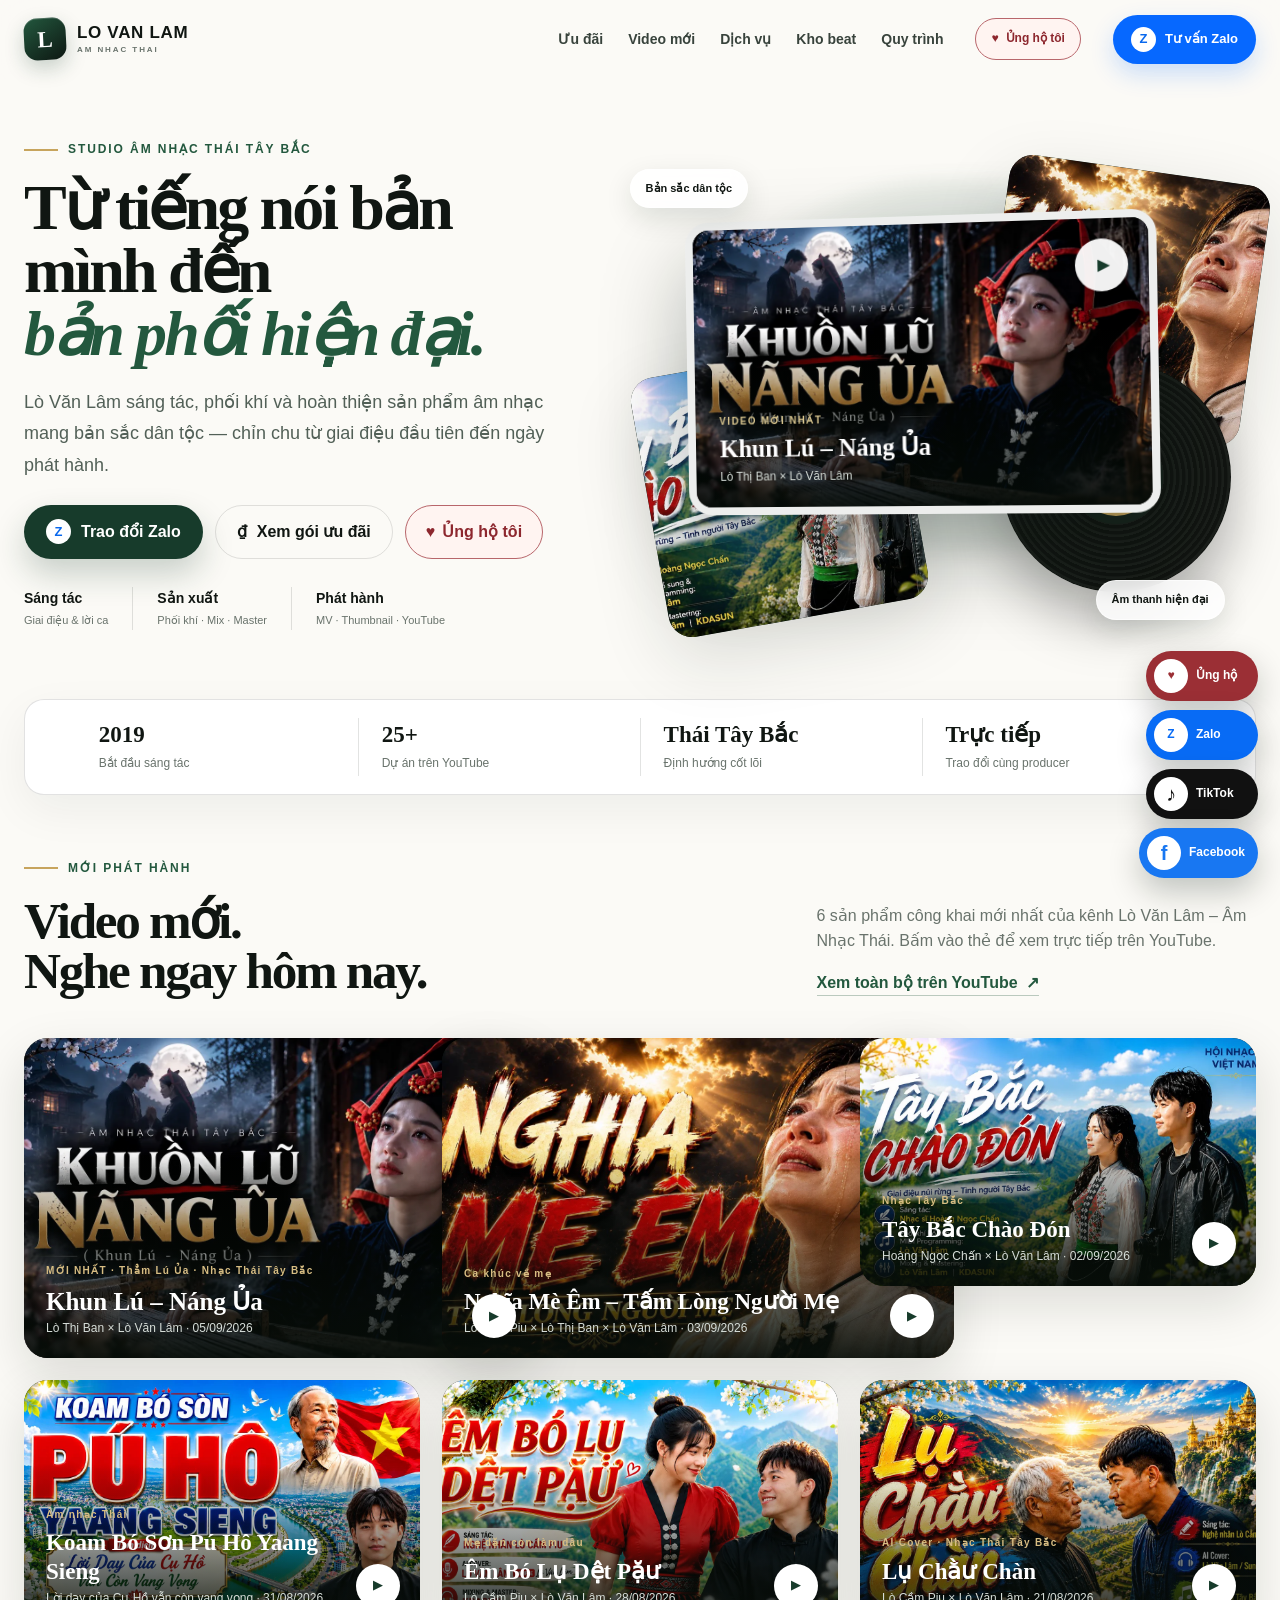
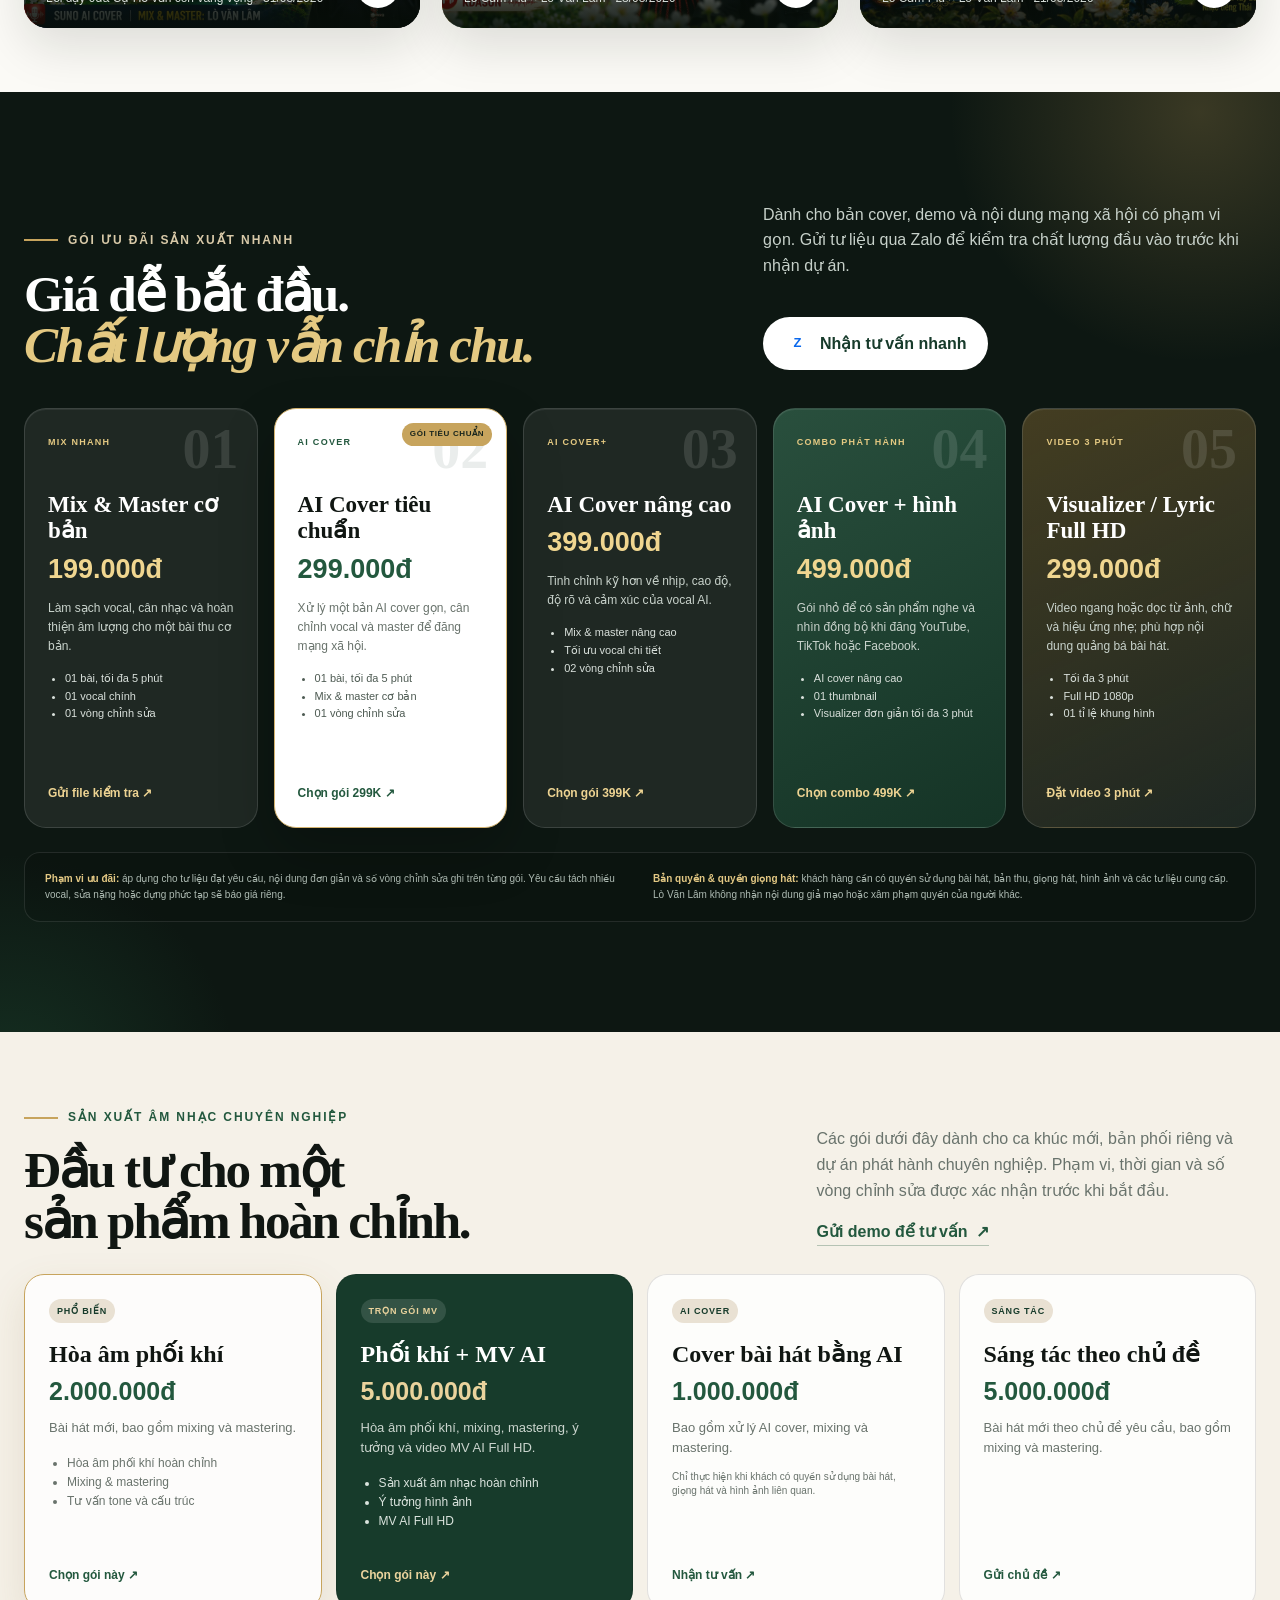
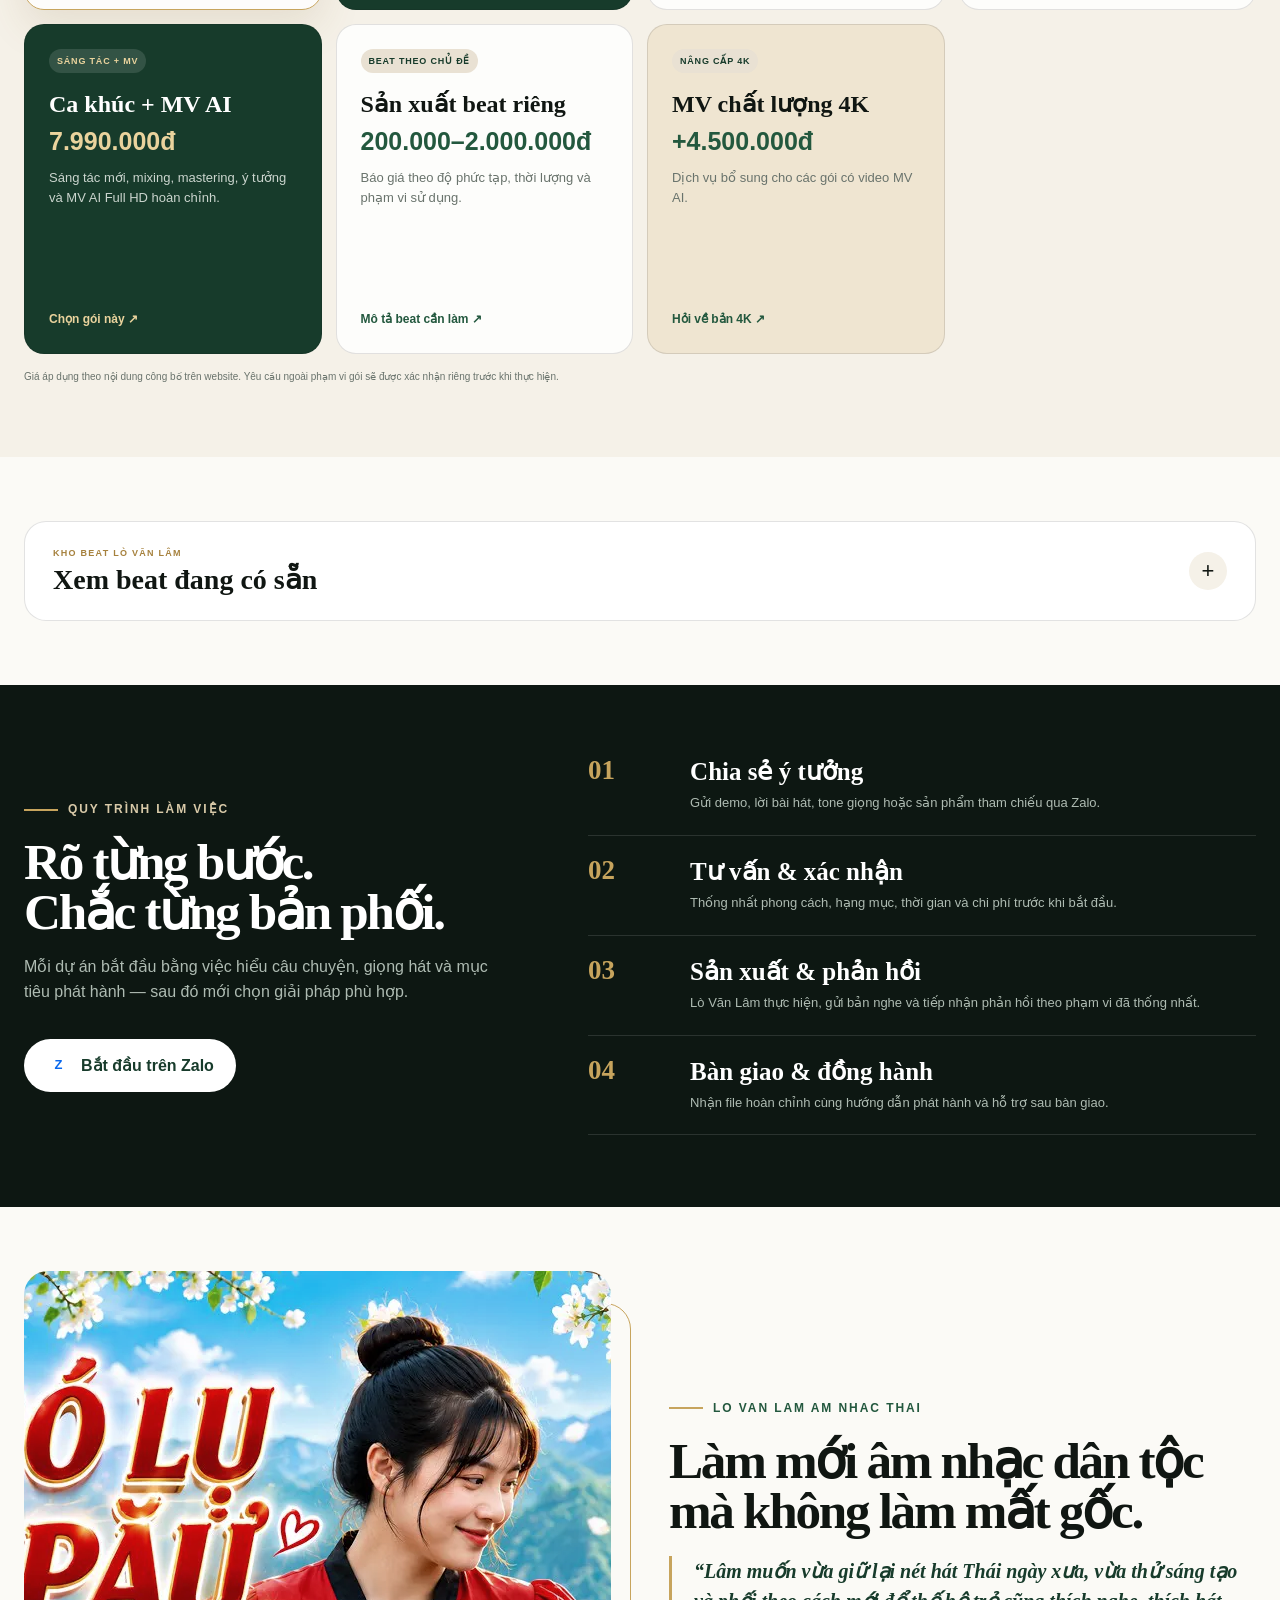
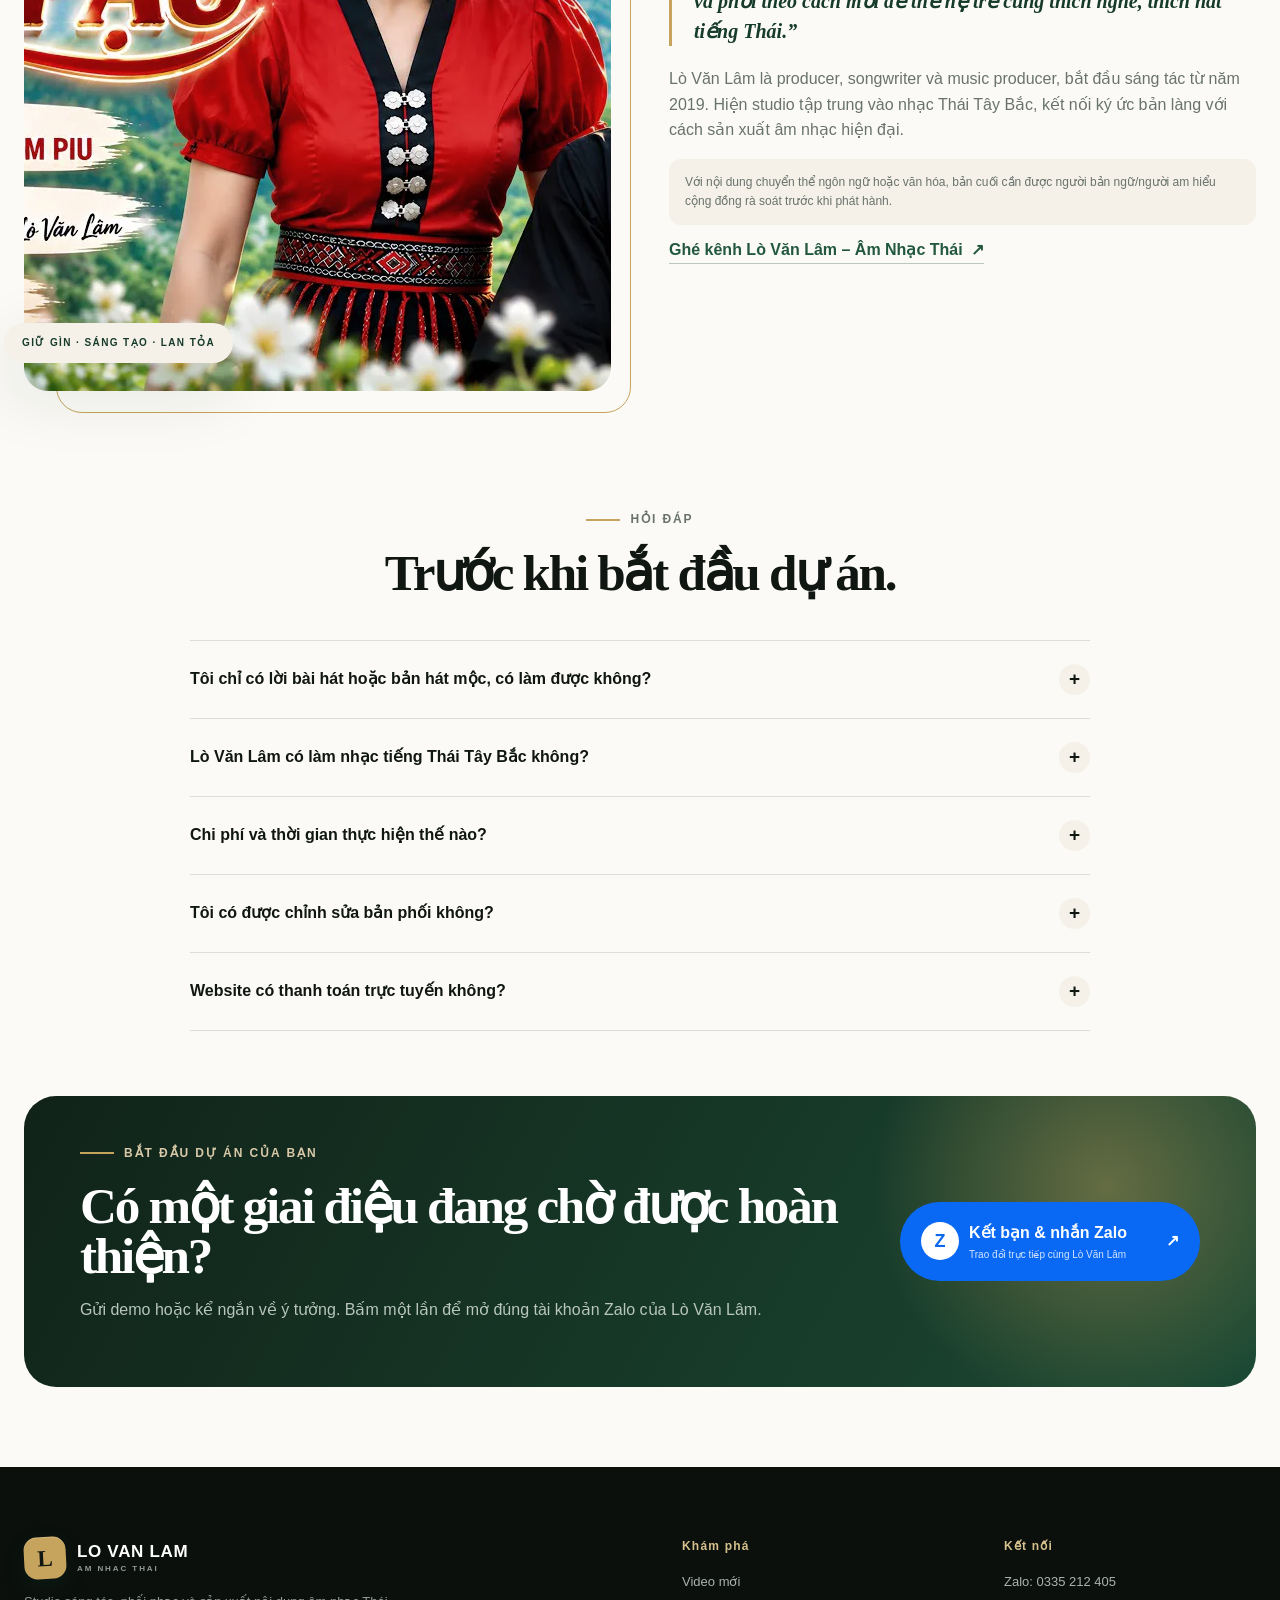
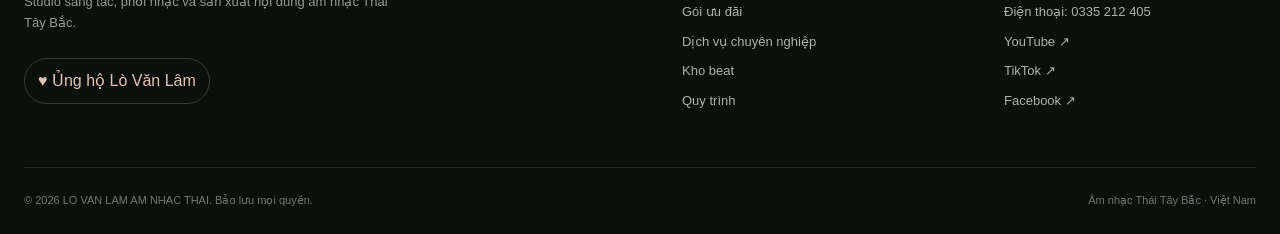
<file: index.html>
<!doctype html>
<html lang="vi">
<head>
  <meta charset="utf-8">
  <meta name="viewport" content="width=device-width,initial-scale=1,viewport-fit=cover">
  <meta name="theme-color" content="#0d1511">
  <meta name="color-scheme" content="light">
  <meta name="description" content="LO VAN LAM AM NHAC THAI — sáng tác, phối nhạc Thái Tây Bắc, thu vocal, mix master, MV, visualizer và phát triển nội dung YouTube.">
  <link rel="canonical" href="https://amnhacthai.pages.dev/">
  <meta property="og:type" content="website"><meta property="og:locale" content="vi_VN"><meta property="og:url" content="https://amnhacthai.pages.dev/">
  <meta property="og:title" content="LO VAN LAM AM NHAC THAI — Âm nhạc Thái Tây Bắc">
  <meta property="og:description" content="Từ tiếng nói bản mình đến bản phối hiện đại. Đồng hành cùng bạn từ ý tưởng đến ngày phát hành.">
  <meta property="og:image" content="assets/images/kdasun-social-card.jpg"><meta property="og:image:width" content="1200"><meta property="og:image:height" content="630">
  <meta name="twitter:card" content="summary_large_image"><meta name="twitter:title" content="LO VAN LAM AM NHAC THAI"><meta name="twitter:description" content="Studio âm nhạc Thái Tây Bắc — sáng tác, phối khí và sản xuất nội dung."><meta name="twitter:image" content="assets/images/kdasun-social-card.jpg">
  <title>LO VAN LAM AM NHAC THAI | Studio âm nhạc Thái Tây Bắc</title>
  <link rel="icon" href="assets/icons/favicon.svg" type="image/svg+xml"><link rel="manifest" href="manifest.webmanifest">
  <link rel="preload" as="image" href="assets/images/projects/khun-lu-nang-ua.webp" fetchpriority="high"><link rel="stylesheet" href="style.css">
  <script type="application/ld+json">{"@context":"https://schema.org","@type":"MusicGroup","name":"LO VAN LAM AM NHAC THAI","alternateName":"Lò Văn Lâm - Âm Nhạc Thái","description":"Studio sáng tác, phối nhạc và sản xuất âm nhạc Thái Tây Bắc.","url":"https://amnhacthai.pages.dev/","sameAs":["https://www.youtube.com/@amnhacthaitaybac","https://www.tiktok.com/@lovanlamamnhacthai","https://www.facebook.com/rim.lam.77"],"areaServed":"VN"}</script>
</head>
<body>
  <a class="skip-link" href="#main-content">Chuyển đến nội dung chính</a>
  <header class="site-header" id="top">
    <div class="header-inner">
      <a class="brand" href="#home" aria-label="LO VAN LAM AM NHAC THAI — Trang chủ"><span class="brand-mark" aria-hidden="true">L</span><span class="brand-name">LO VAN LAM<small>AM NHAC THAI</small></span></a>
      <nav class="desktop-nav" aria-label="Điều hướng chính"><a href="#offers">Ưu đãi</a><a href="#projects">Video mới</a><a href="#services">Dịch vụ</a><a href="#beats">Kho beat</a><a href="#process">Quy trình</a></nav>
      <button class="support-button compact" type="button" data-support-open><span aria-hidden="true">♥</span>Ủng hộ tôi</button>
      <a class="zalo-button compact" data-zalo-link href="#contact" aria-label="Kết bạn và tư vấn qua Zalo"><span class="zalo-dot" aria-hidden="true">Z</span><span>Tư vấn Zalo</span></a>
      <button class="menu-toggle" id="menuToggle" type="button" aria-controls="mobileMenu" aria-expanded="false" aria-label="Mở menu"><span></span><span></span><span></span></button>
    </div>
    <nav class="mobile-menu" id="mobileMenu" aria-label="Điều hướng trên điện thoại" hidden><a href="#offers">Gói ưu đãi</a><a href="#projects">Video mới</a><a href="#services">Sản xuất chuyên nghiệp</a><a href="#beats">Kho beat</a><a href="#process">Quy trình</a><a href="#about">Về Lò Văn Lâm</a><a href="#faq">Hỏi đáp</a><button class="support-button" type="button" data-support-open><span>♥</span>Ủng hộ tôi</button><a class="zalo-button" data-zalo-link href="#contact"><span class="zalo-dot">Z</span>Kết bạn Zalo</a></nav>
  </header>

  <main id="main-content">
    <section class="hero" id="home">
      <div class="hero-text">
        <p class="kicker"><span></span>STUDIO ÂM NHẠC THÁI TÂY BẮC</p>
        <h1>Từ tiếng nói bản mình đến <em>bản phối hiện đại.</em></h1>
        <p class="hero-lead">Lò Văn Lâm sáng tác, phối khí và hoàn thiện sản phẩm âm nhạc mang bản sắc dân tộc — chỉn chu từ giai điệu đầu tiên đến ngày phát hành.</p>
        <div class="hero-actions"><a class="button button-primary" data-zalo-link href="#contact"><span class="zalo-dot">Z</span>Trao đổi Zalo</a><a class="button button-secondary" href="#offers"><span aria-hidden="true">₫</span>Xem gói ưu đãi</a><button class="button support-button" type="button" data-support-open><span aria-hidden="true">♥</span>Ủng hộ tôi</button></div>
        <ul class="hero-points" aria-label="Năng lực nổi bật"><li><b>Sáng tác</b><span>Giai điệu &amp; lời ca</span></li><li><b>Sản xuất</b><span>Phối khí · Mix · Master</span></li><li><b>Phát hành</b><span>MV · Thumbnail · YouTube</span></li></ul>
      </div>
      <div class="hero-visual" aria-label="Các dự án âm nhạc nổi bật của Lò Văn Lâm">
        <div class="visual-halo" aria-hidden="true"></div>
        <a class="record-card record-main" href="https://www.youtube.com/watch?v=glbuqx4bVfo" target="_blank" rel="noopener noreferrer"><img src="assets/images/projects/khun-lu-nang-ua.webp" width="1280" height="720" alt="Bìa video Khun Lú – Náng Ủa" fetchpriority="high"><span class="record-play" aria-hidden="true">▶</span><span class="record-info"><small>VIDEO MỚI NHẤT</small><b>Khun Lú – Náng Ủa</b><em>Lò Thị Ban × Lò Văn Lâm</em></span></a>
        <a class="record-card record-back record-one" href="https://www.youtube.com/watch?v=il-ms5dvNQo" target="_blank" rel="noopener noreferrer" aria-label="Nghe Nghĩa Mè Êm trên YouTube"><img src="assets/images/projects/nghia-me-em.webp" width="1280" height="720" alt="" decoding="async"></a>
        <a class="record-card record-back record-two" href="https://www.youtube.com/watch?v=KGH_mxkoHRo" target="_blank" rel="noopener noreferrer" aria-label="Nghe Tây Bắc Chào Đón trên YouTube"><img src="assets/images/projects/tay-bac-chao-don.webp" width="1280" height="720" alt="" decoding="async"></a>
        <div class="vinyl-disc" aria-hidden="true"><span>LO VAN LAM<br>AM NHAC THAI</span></div><span class="floating-label label-one">Bản sắc dân tộc</span><span class="floating-label label-two">Âm thanh hiện đại</span>
      </div>
    </section>

    <section class="proof-bar" aria-label="Thông tin kênh và dịch vụ"><div><strong>2019</strong><span>Bắt đầu sáng tác</span></div><div><strong>25+</strong><span>Dự án trên YouTube</span></div><div><strong>Thái Tây Bắc</strong><span>Định hướng cốt lõi</span></div><div><strong>Trực tiếp</strong><span>Trao đổi cùng producer</span></div></section>

    <section class="section projects-section compact-section" id="projects">
      <div class="section-heading split-heading"><div><p class="kicker"><span></span>MỚI PHÁT HÀNH</p><h2>Video mới.<br>Nghe ngay hôm nay.</h2></div><div><p>6 sản phẩm công khai mới nhất của kênh Lò Văn Lâm – Âm Nhạc Thái. Bấm vào thẻ để xem trực tiếp trên YouTube.</p><a class="text-link" href="https://www.youtube.com/@amnhacthaitaybac/videos" target="_blank" rel="noopener noreferrer">Xem toàn bộ trên YouTube <span>↗</span></a></div></div>
      <div class="project-grid" id="projectGrid"></div>
    </section>

    <section class="section offers-section" id="offers">
      <div class="offer-heading">
        <div><p class="kicker light"><span></span>GÓI ƯU ĐÃI SẢN XUẤT NHANH</p><h2>Giá dễ bắt đầu.<br><em>Chất lượng vẫn chỉn chu.</em></h2></div>
        <div><p>Dành cho bản cover, demo và nội dung mạng xã hội có phạm vi gọn. Gửi tư liệu qua Zalo để kiểm tra chất lượng đầu vào trước khi nhận dự án.</p><a class="button button-light" data-zalo-link href="#contact"><span class="zalo-dot">Z</span>Nhận tư vấn nhanh</a></div>
      </div>
      <div class="offer-grid" aria-label="Các gói ưu đãi sản xuất nhanh">
        <article class="offer-card"><span class="offer-number">01</span><span class="offer-tag">MIX NHANH</span><h3>Mix &amp; Master cơ bản</h3><strong>199.000đ</strong><p>Làm sạch vocal, cân nhạc và hoàn thiện âm lượng cho một bài thu cơ bản.</p><ul><li>01 bài, tối đa 5 phút</li><li>01 vocal chính</li><li>01 vòng chỉnh sửa</li></ul><a data-zalo-link href="#contact">Gửi file kiểm tra ↗</a></article>
        <article class="offer-card offer-featured"><span class="offer-number">02</span><span class="offer-badge">GÓI TIÊU CHUẨN</span><span class="offer-tag">AI COVER</span><h3>AI Cover tiêu chuẩn</h3><strong>299.000đ</strong><p>Xử lý một bản AI cover gọn, cân chỉnh vocal và master để đăng mạng xã hội.</p><ul><li>01 bài, tối đa 5 phút</li><li>Mix &amp; master cơ bản</li><li>01 vòng chỉnh sửa</li></ul><a data-zalo-link href="#contact">Chọn gói 299K ↗</a></article>
        <article class="offer-card"><span class="offer-number">03</span><span class="offer-tag">AI COVER+</span><h3>AI Cover nâng cao</h3><strong>399.000đ</strong><p>Tinh chỉnh kỹ hơn về nhịp, cao độ, độ rõ và cảm xúc của vocal AI.</p><ul><li>Mix &amp; master nâng cao</li><li>Tối ưu vocal chi tiết</li><li>02 vòng chỉnh sửa</li></ul><a data-zalo-link href="#contact">Chọn gói 399K ↗</a></article>
        <article class="offer-card offer-dark"><span class="offer-number">04</span><span class="offer-tag">COMBO PHÁT HÀNH</span><h3>AI Cover + hình ảnh</h3><strong>499.000đ</strong><p>Gói nhỏ để có sản phẩm nghe và nhìn đồng bộ khi đăng YouTube, TikTok hoặc Facebook.</p><ul><li>AI cover nâng cao</li><li>01 thumbnail</li><li>Visualizer đơn giản tối đa 3 phút</li></ul><a data-zalo-link href="#contact">Chọn combo 499K ↗</a></article>
        <article class="offer-card offer-video"><span class="offer-number">05</span><span class="offer-tag">VIDEO 3 PHÚT</span><h3>Visualizer / Lyric Full HD</h3><strong>299.000đ</strong><p>Video ngang hoặc dọc từ ảnh, chữ và hiệu ứng nhẹ; phù hợp nội dung quảng bá bài hát.</p><ul><li>Tối đa 3 phút</li><li>Full HD 1080p</li><li>01 tỉ lệ khung hình</li></ul><a data-zalo-link href="#contact">Đặt video 3 phút ↗</a></article>
      </div>
      <div class="offer-notes"><p><b>Phạm vi ưu đãi:</b> áp dụng cho tư liệu đạt yêu cầu, nội dung đơn giản và số vòng chỉnh sửa ghi trên từng gói. Yêu cầu tách nhiều vocal, sửa nặng hoặc dựng phức tạp sẽ báo giá riêng.</p><p><b>Bản quyền &amp; quyền giọng hát:</b> khách hàng cần có quyền sử dụng bài hát, bản thu, giọng hát, hình ảnh và các tư liệu cung cấp. Lò Văn Lâm không nhận nội dung giả mạo hoặc xâm phạm quyền của người khác.</p></div>
    </section>

    <section class="section services-section" id="services">
      <div class="section-heading split-heading pricing-heading"><div><p class="kicker"><span></span>SẢN XUẤT ÂM NHẠC CHUYÊN NGHIỆP</p><h2>Đầu tư cho một<br>sản phẩm hoàn chỉnh.</h2></div><div><p>Các gói dưới đây dành cho ca khúc mới, bản phối riêng và dự án phát hành chuyên nghiệp. Phạm vi, thời gian và số vòng chỉnh sửa được xác nhận trước khi bắt đầu.</p><a class="text-link" data-zalo-link href="#contact">Gửi demo để tư vấn <span>↗</span></a></div></div>
      <div class="pricing-grid" aria-label="Bảng giá dịch vụ âm nhạc">
        <article class="price-card featured"><span class="price-label">PHỔ BIẾN</span><h3>Hòa âm phối khí</h3><strong>2.000.000đ</strong><p>Bài hát mới, bao gồm mixing và mastering.</p><ul><li>Hòa âm phối khí hoàn chỉnh</li><li>Mixing &amp; mastering</li><li>Tư vấn tone và cấu trúc</li></ul><a data-zalo-link href="#contact">Chọn gói này ↗</a></article>
        <article class="price-card premium"><span class="price-label">TRỌN GÓI MV</span><h3>Phối khí + MV AI</h3><strong>5.000.000đ</strong><p>Hòa âm phối khí, mixing, mastering, ý tưởng và video MV AI Full HD.</p><ul><li>Sản xuất âm nhạc hoàn chỉnh</li><li>Ý tưởng hình ảnh</li><li>MV AI Full HD</li></ul><a data-zalo-link href="#contact">Chọn gói này ↗</a></article>
        <article class="price-card"><span class="price-label">AI COVER</span><h3>Cover bài hát bằng AI</h3><strong>1.000.000đ</strong><p>Bao gồm xử lý AI cover, mixing và mastering.</p><small>Chỉ thực hiện khi khách có quyền sử dụng bài hát, giọng hát và hình ảnh liên quan.</small><a data-zalo-link href="#contact">Nhận tư vấn ↗</a></article>
        <article class="price-card"><span class="price-label">SÁNG TÁC</span><h3>Sáng tác theo chủ đề</h3><strong>5.000.000đ</strong><p>Bài hát mới theo chủ đề yêu cầu, bao gồm mixing và mastering.</p><a data-zalo-link href="#contact">Gửi chủ đề ↗</a></article>
        <article class="price-card premium"><span class="price-label">SÁNG TÁC + MV</span><h3>Ca khúc + MV AI</h3><strong>7.990.000đ</strong><p>Sáng tác mới, mixing, mastering, ý tưởng và MV AI Full HD hoàn chỉnh.</p><a data-zalo-link href="#contact">Chọn gói này ↗</a></article>
        <article class="price-card"><span class="price-label">BEAT THEO CHỦ ĐỀ</span><h3>Sản xuất beat riêng</h3><strong>200.000–2.000.000đ</strong><p>Báo giá theo độ phức tạp, thời lượng và phạm vi sử dụng.</p><a data-zalo-link href="#contact">Mô tả beat cần làm ↗</a></article>
        <article class="price-card addon"><span class="price-label">NÂNG CẤP 4K</span><h3>MV chất lượng 4K</h3><strong>+4.500.000đ</strong><p>Dịch vụ bổ sung cho các gói có video MV AI.</p><a data-zalo-link href="#contact">Hỏi về bản 4K ↗</a></article>
      </div>
      <p class="pricing-note">Giá áp dụng theo nội dung công bố trên website. Yêu cầu ngoài phạm vi gói sẽ được xác nhận riêng trước khi thực hiện.</p>
    </section>

    <section class="section beats-section compact-section" id="beats">
      <details class="catalog-disclosure">
        <summary><span><small>KHO BEAT LÒ VĂN LÂM</small><b>Xem beat đang có sẵn</b></span><i>+</i></summary>
        <div class="catalog-content"><div class="catalog-tools"><label class="search-box"><span class="sr-only">Tìm beat</span><input id="search" type="search" placeholder="Tìm tên, mood, BPM..." autocomplete="off"><span aria-hidden="true">⌕</span></label><label class="select-box"><span class="sr-only">Lọc thể loại</span><select id="genre"><option value="">Tất cả thể loại</option></select></label></div><p class="result-note" id="resultNote" aria-live="polite"></p><div class="beat-grid" id="grid"></div><p class="catalog-disclaimer">Bản nghe thử và giá trong kho được quản lý theo từng beat. Điều khoản chính thức sẽ được xác nhận trong giấy phép mua hàng.</p></div>
      </details>
    </section>

    <section class="section process-section" id="process">
      <div class="process-intro"><p class="kicker light"><span></span>QUY TRÌNH LÀM VIỆC</p><h2>Rõ từng bước.<br>Chắc từng bản phối.</h2><p>Mỗi dự án bắt đầu bằng việc hiểu câu chuyện, giọng hát và mục tiêu phát hành — sau đó mới chọn giải pháp phù hợp.</p><a class="button button-light" data-zalo-link href="#contact"><span class="zalo-dot">Z</span>Bắt đầu trên Zalo</a></div>
      <ol class="process-list"><li><span>01</span><div><h3>Chia sẻ ý tưởng</h3><p>Gửi demo, lời bài hát, tone giọng hoặc sản phẩm tham chiếu qua Zalo.</p></div></li><li><span>02</span><div><h3>Tư vấn &amp; xác nhận</h3><p>Thống nhất phong cách, hạng mục, thời gian và chi phí trước khi bắt đầu.</p></div></li><li><span>03</span><div><h3>Sản xuất &amp; phản hồi</h3><p>Lò Văn Lâm thực hiện, gửi bản nghe và tiếp nhận phản hồi theo phạm vi đã thống nhất.</p></div></li><li><span>04</span><div><h3>Bàn giao &amp; đồng hành</h3><p>Nhận file hoàn chỉnh cùng hướng dẫn phát hành và hỗ trợ sau bàn giao.</p></div></li></ol>
    </section>

    <section class="section about-section compact-section" id="about">
      <div class="about-art"><img src="assets/images/projects/em-bo-lu-det-pau.webp" width="1280" height="720" loading="lazy" alt="Dự án âm nhạc Thái Tây Bắc của Lò Văn Lâm"><span>GIỮ GÌN · SÁNG TẠO · LAN TỎA</span></div>
      <div class="about-copy"><p class="kicker"><span></span>LO VAN LAM AM NHAC THAI</p><h2>Làm mới âm nhạc dân tộc mà không làm mất gốc.</h2><blockquote>“Lâm muốn vừa giữ lại nét hát Thái ngày xưa, vừa thử sáng tạo và phối theo cách mới để thế hệ trẻ cũng thích nghe, thích hát tiếng Thái.”</blockquote><p>Lò Văn Lâm là producer, songwriter và music producer, bắt đầu sáng tác từ năm 2019. Hiện studio tập trung vào nhạc Thái Tây Bắc, kết nối ký ức bản làng với cách sản xuất âm nhạc hiện đại.</p><p class="about-note">Với nội dung chuyển thể ngôn ngữ hoặc văn hóa, bản cuối cần được người bản ngữ/người am hiểu cộng đồng rà soát trước khi phát hành.</p><a class="text-link" href="https://www.youtube.com/@amnhacthaitaybac" target="_blank" rel="noopener noreferrer">Ghé kênh Lò Văn Lâm – Âm Nhạc Thái <span>↗</span></a></div>
    </section>

    <section class="section faq-section compact-section" id="faq">
      <div class="section-heading centered"><p class="kicker"><span></span>HỎI ĐÁP</p><h2>Trước khi bắt đầu dự án.</h2></div>
      <div class="faq-list"><details><summary>Tôi chỉ có lời bài hát hoặc bản hát mộc, có làm được không?<span>+</span></summary><p>Có. Hãy gửi bản thu điện thoại, lời bài hát và một vài sản phẩm tham chiếu. Lò Văn Lâm sẽ tư vấn từ melody, cấu trúc đến hướng phối phù hợp.</p></details><details><summary>Lò Văn Lâm có làm nhạc tiếng Thái Tây Bắc không?<span>+</span></summary><p>Đây là định hướng cốt lõi. Với phần ngôn ngữ và văn hóa, hai bên sẽ xác nhận nội dung và nên có bước rà soát bởi người am hiểu trước khi phát hành.</p></details><details><summary>Chi phí và thời gian thực hiện thế nào?<span>+</span></summary><p>Tùy độ phức tạp, số hạng mục và chất lượng tư liệu đầu vào. Lò Văn Lâm chỉ báo giá và thời gian sau khi đã xem demo, tránh đưa con số chung gây hiểu nhầm.</p></details><details><summary>Tôi có được chỉnh sửa bản phối không?<span>+</span></summary><p>Có theo phạm vi hai bên thống nhất trước khi bắt đầu. Số vòng phản hồi, hạng mục chỉnh và thời điểm chốt bản sẽ được ghi rõ khi xác nhận dự án.</p></details><details><summary>Website có thanh toán trực tuyến không?<span>+</span></summary><p>Hiện chưa tích hợp cổng thanh toán. Lò Văn Lâm sẽ xác nhận đơn, quyền sử dụng và thông tin thanh toán trực tiếp qua Zalo; website không lưu thông tin thẻ.</p></details></div>
    </section>

    <section class="contact-section" id="contact"><div class="contact-glow" aria-hidden="true"></div><div><p class="kicker light"><span></span>BẮT ĐẦU DỰ ÁN CỦA BẠN</p><h2>Có một giai điệu đang chờ được hoàn thiện?</h2><p>Gửi demo hoặc kể ngắn về ý tưởng. Bấm một lần để mở đúng tài khoản Zalo của Lò Văn Lâm.</p></div><a class="button button-zalo" data-zalo-link href="#contact"><span class="zalo-dot">Z</span><span><b>Kết bạn &amp; nhắn Zalo</b><small>Trao đổi trực tiếp cùng Lò Văn Lâm</small></span><i aria-hidden="true">↗</i></a></section>
  </main>

  <footer class="site-footer"><div class="footer-main"><div><a class="brand footer-brand" href="#top"><span class="brand-mark">L</span><span class="brand-name">LO VAN LAM<small>AM NHAC THAI</small></span></a><p>Studio sáng tác, phối nhạc và sản xuất nội dung âm nhạc Thái Tây Bắc.</p><button class="footer-support" type="button" data-support-open>♥ Ủng hộ Lò Văn Lâm</button></div><nav aria-label="Liên kết cuối trang"><strong>Khám phá</strong><a href="#projects">Video mới</a><a href="#offers">Gói ưu đãi</a><a href="#services">Dịch vụ chuyên nghiệp</a><a href="#beats">Kho beat</a><a href="#process">Quy trình</a></nav><nav aria-label="Kết nối"><strong>Kết nối</strong><a data-zalo-link href="#contact">Zalo: 0335 212 405</a><a href="tel:0335212405">Điện thoại: 0335 212 405</a><a href="https://www.youtube.com/@amnhacthaitaybac" target="_blank" rel="noopener noreferrer">YouTube ↗</a><a href="https://www.tiktok.com/@lovanlamamnhacthai" target="_blank" rel="noopener noreferrer">TikTok ↗</a><a href="https://www.facebook.com/rim.lam.77" target="_blank" rel="noopener noreferrer">Facebook ↗</a></nav></div><div class="footer-bottom"><span>© <span id="year">2026</span> LO VAN LAM AM NHAC THAI. Bảo lưu mọi quyền.</span><span>Âm nhạc Thái Tây Bắc · Việt Nam</span></div></footer>

  <nav class="floating-socials" aria-label="Mở nhanh mạng xã hội">
    <button class="floating-social floating-support" type="button" data-support-open aria-label="Ủng hộ Lò Văn Lâm"><span>♥</span><b>Ủng hộ</b></button>
    <a class="floating-social floating-zalo" data-zalo-link href="#contact" aria-label="Kết bạn Zalo với Lò Văn Lâm"><span>Z</span><b>Zalo</b></a>
    <a class="floating-social floating-tiktok" href="https://www.tiktok.com/@lovanlamamnhacthai" target="_blank" rel="noopener noreferrer" aria-label="Mở kênh TikTok LO VAN LAM AM NHAC THAI"><span>♪</span><b>TikTok</b></a>
    <a class="floating-social floating-facebook" href="https://www.facebook.com/rim.lam.77" target="_blank" rel="noopener noreferrer" aria-label="Mở trang Facebook Lò Văn Lâm"><span>f</span><b>Facebook</b></a>
  </nav>
  <section class="drawer" id="drawer" aria-labelledby="drawerTitle" aria-hidden="true"><div class="drawer-head"><div><small>LO VAN LAM AM NHAC THAI</small><h2 id="drawerTitle">Lựa chọn của bạn</h2></div><button id="drawerClose" type="button" aria-label="Đóng bảng lựa chọn">×</button></div><div id="drawerBody"></div><a class="button button-primary drawer-zalo" data-zalo-link href="#contact"><span class="zalo-dot">Z</span>Gửi yêu cầu qua Zalo</a></section><div class="backdrop" id="backdrop" hidden></div>
  <div class="toast" id="toast" role="status" aria-live="polite"></div>
  <dialog class="contact-dialog" id="contactDialog" aria-labelledby="contactDialogTitle"><button class="dialog-close" type="button" data-close-dialog aria-label="Đóng">×</button><span class="dialog-icon">Z</span><h2 id="contactDialogTitle">Chưa có link Zalo</h2><p>Chủ website cần điền số hoặc link Zalo thật trong <code>config.js</code>. Website không tự dùng số giả để tránh đưa khách sang nhầm tài khoản.</p><button class="button button-secondary" type="button" data-close-dialog>Đã hiểu</button></dialog>
  <dialog class="support-dialog" id="supportDialog" aria-labelledby="supportTitle">
    <button class="dialog-close" type="button" data-support-close aria-label="Đóng thông tin ủng hộ">×</button>
    <div class="support-layout"><div class="support-qr"><img src="assets/images/mbbank-support-qr.webp" width="820" height="1120" alt="Mã QR ủng hộ Lò Văn Lâm qua MBBank"><a href="assets/images/mbbank-support-qr.webp" download="QR-ung-ho-Lo-Van-Lam.webp">Tải mã QR ↓</a></div><div class="support-info"><span class="support-heart">♥</span><p class="kicker"><span></span>ỦNG HỘ TÔI</p><h2 id="supportTitle">Cảm ơn bạn đã đồng hành.</h2><p>Mỗi sự ủng hộ giúp Lò Văn Lâm tiếp tục sáng tác và lan tỏa âm nhạc Thái Tây Bắc.</p><dl><div><dt>Ngân hàng</dt><dd>MB Ngân hàng Quân đội</dd></div><div><dt>Chi nhánh</dt><dd>Thăng Long</dd></div><div><dt>Chủ tài khoản</dt><dd>LO VAN LAM</dd></div><div><dt>Số tài khoản</dt><dd><strong id="supportAccount">0020110128801</strong><button type="button" data-copy-account>Sao chép</button></dd></div></dl><small>Ủng hộ hoàn toàn tự nguyện và không phải thanh toán cho dịch vụ âm nhạc.</small></div></div>
  </dialog>
  <script src="config.js"></script><script src="data.js"></script><script src="app.js"></script>
</body>
</html>
</file>
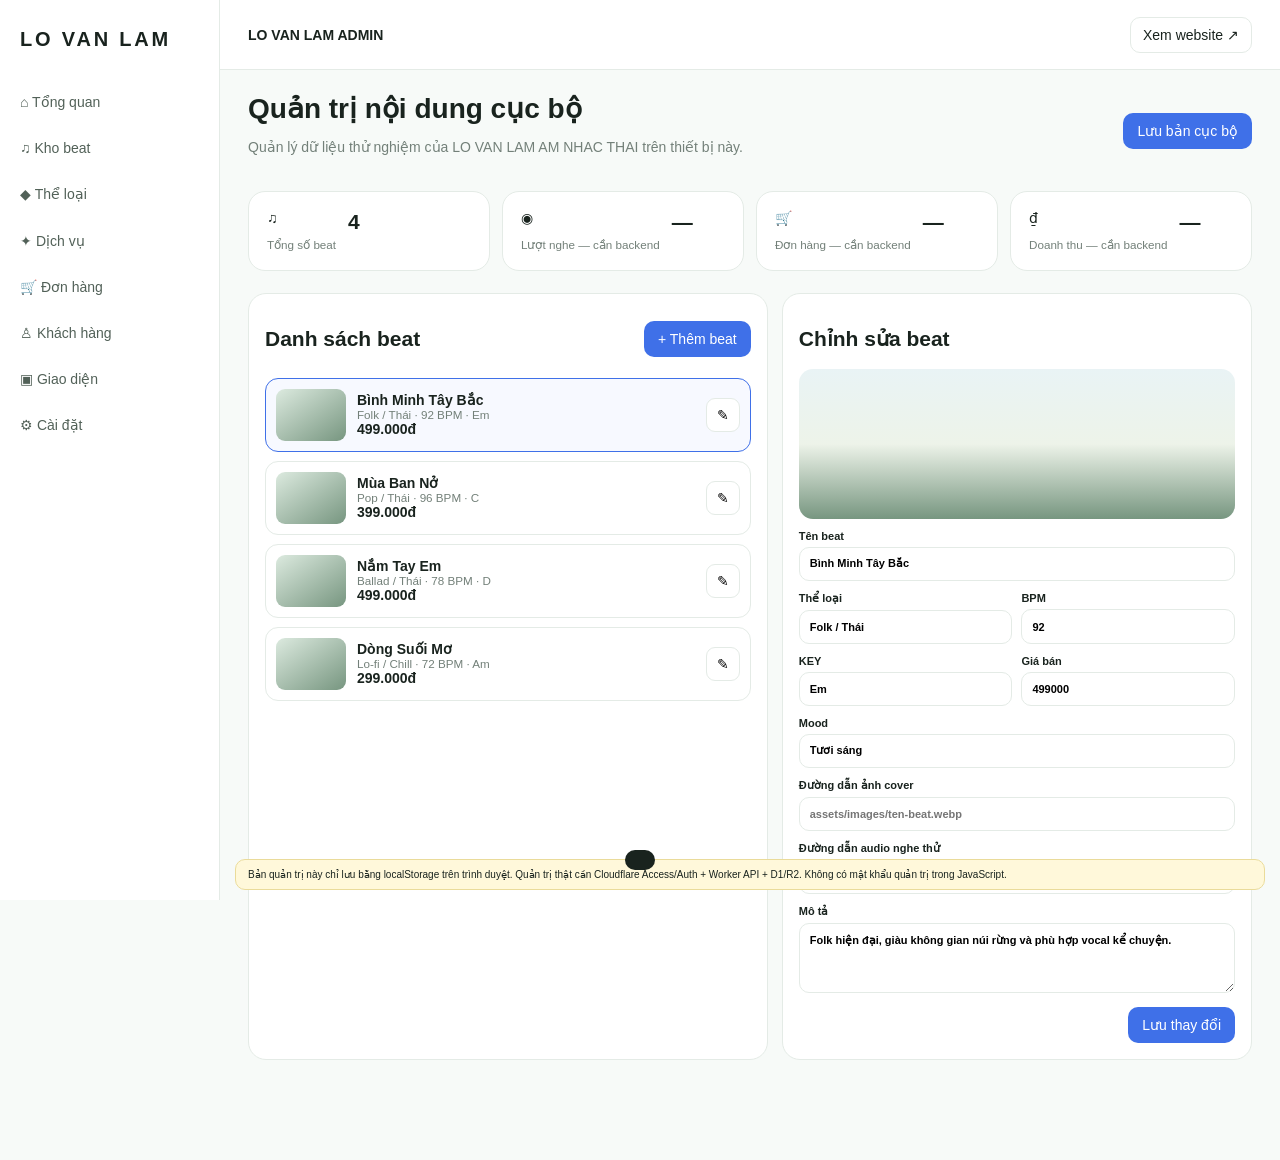
<file: admin.html>
<!doctype html>
<html lang="vi">
<head>
  <meta charset="utf-8">
  <meta name="viewport" content="width=device-width,initial-scale=1">
  <meta name="robots" content="noindex,nofollow">
  <title>LO VAN LAM Admin — Bản cục bộ</title>
  <link rel="stylesheet" href="admin.css">
</head>
<body>
  <header><b>LO VAN LAM ADMIN</b><a href="index.html">Xem website ↗</a></header>
  <aside><strong>LO VAN LAM</strong><nav aria-label="Các khu vực quản trị">⌂ Tổng quan<br>♫ Kho beat<br>◆ Thể loại<br>✦ Dịch vụ<br>🛒 Đơn hàng<br>♙ Khách hàng<br>▣ Giao diện<br>⚙ Cài đặt</nav></aside>
  <main>
    <div class="welcome"><div><h1>Quản trị nội dung cục bộ</h1><p>Quản lý dữ liệu thử nghiệm của LO VAN LAM AM NHAC THAI trên thiết bị này.</p></div><button id="publish" type="button">Lưu bản cục bộ</button></div>
    <section class="metrics"><article>♫<b id="metricBeats">0</b><small>Tổng số beat</small></article><article>◉<b>—</b><small>Lượt nghe — cần backend</small></article><article>🛒<b>—</b><small>Đơn hàng — cần backend</small></article><article>₫<b>—</b><small>Doanh thu — cần backend</small></article></section>
    <div class="work">
      <section><div class="head"><h2>Danh sách beat</h2><button id="add" type="button">+ Thêm beat</button></div><div id="list"></div></section>
      <section class="edit"><h2>Chỉnh sửa beat</h2><div class="preview"><span></span></div><label>Tên beat<input id="title" required></label><div class="two"><label>Thể loại<input id="genre" required></label><label>BPM<input id="bpm" type="number" min="1" max="300"></label></div><div class="two"><label>KEY<input id="key"></label><label>Giá bán<input id="price" type="number" min="0"></label></div><label>Mood<input id="mood"></label><label>Đường dẫn ảnh cover<input id="coverUrl" placeholder="assets/images/ten-beat.webp"></label><label>Đường dẫn audio nghe thử<input id="previewUrl" placeholder="assets/audio/ten-beat-preview.mp3"></label><label>Mô tả<textarea id="desc" rows="4"></textarea></label><button id="save" type="button">Lưu thay đổi</button></section>
    </div>
  </main>
  <div class="note">Bản quản trị này chỉ lưu bằng localStorage trên trình duyệt. Quản trị thật cần Cloudflare Access/Auth + Worker API + D1/R2. Không có mật khẩu quản trị trong JavaScript.</div>
  <div class="toast" id="toast" role="status" aria-live="polite"></div>
  <script src="data.js"></script><script src="admin.js"></script>
</body>
</html>
</file>
<file: style.css>
:root{--ink:#101612;--ink-2:#1b241e;--green:#173b2b;--green-2:#23583e;--forest:#0d1712;--cream:#f5f1e8;--cream-2:#e9e1d3;--paper:#fbfaf6;--gold:#c7a45d;--gold-2:#a6813d;--muted:#69736c;--line:rgba(16,22,18,.12);--shadow:0 24px 70px rgba(20,37,27,.14);--radius:24px;--serif:Cambria,"Times New Roman",serif;--sans:"Segoe UI",Arial,sans-serif}
*{box-sizing:border-box}html{scroll-behavior:smooth;scroll-padding-top:86px;overflow-x:clip}body{margin:0;background:var(--paper);color:var(--ink);font-family:var(--sans);line-height:1.6;overflow-x:clip}body.menu-open,body.drawer-open{overflow:hidden}img{display:block;max-width:100%}a{color:inherit;text-decoration:none}button,input,select{font:inherit}button,a{touch-action:manipulation}.sr-only{position:absolute;width:1px;height:1px;padding:0;margin:-1px;overflow:hidden;clip:rect(0,0,0,0);white-space:nowrap;border:0}.skip-link{position:fixed;z-index:999;left:16px;top:-80px;background:#fff;color:#000;padding:12px 18px;border-radius:10px}.skip-link:focus{top:16px}:focus-visible{outline:3px solid var(--gold);outline-offset:3px}
.site-header{position:sticky;top:0;z-index:100;background:rgba(251,250,246,.86);border-bottom:1px solid transparent;backdrop-filter:blur(18px);transition:.25s ease}.site-header.scrolled{border-color:var(--line);box-shadow:0 10px 30px rgba(18,31,23,.06)}.header-inner{width:min(1440px,calc(100% - 48px));height:78px;margin:auto;display:flex;align-items:center;gap:32px}.brand{display:inline-flex;align-items:center;gap:11px;flex:none}.brand-mark{display:grid;place-items:center;width:42px;height:42px;border-radius:13px;color:#fff;background:linear-gradient(145deg,var(--green-2),var(--forest));font:700 23px/1 var(--serif);box-shadow:inset 0 1px rgba(255,255,255,.2),0 8px 20px rgba(19,59,42,.22);transform:rotate(-3deg)}.brand-name{font-size:17px;font-weight:800;line-height:1;letter-spacing:.04em}.brand-name b{color:var(--gold-2)}.brand-name small{display:block;margin-top:5px;font-size:8px;letter-spacing:.24em;color:var(--muted)}.desktop-nav{display:flex;align-items:center;justify-content:center;gap:25px;margin-left:auto}.desktop-nav a{position:relative;padding:8px 0;color:#38433c;font-size:14px;font-weight:650}.desktop-nav a:after{position:absolute;left:0;bottom:1px;width:0;height:2px;background:var(--gold);content:"";transition:.2s}.desktop-nav a:hover:after{width:100%}.zalo-button{display:inline-flex;align-items:center;justify-content:center;gap:9px;background:#0668ff;color:#fff;padding:12px 18px;border-radius:999px;font-weight:750;box-shadow:0 10px 24px rgba(6,104,255,.2)}.zalo-button:hover{background:#0059df;transform:translateY(-1px)}.zalo-dot{display:inline-grid;place-items:center;flex:none;width:25px;height:25px;border-radius:50%;background:#fff;color:#0968ed;font-size:13px;font-weight:900}.zalo-button.compact{font-size:13px}.menu-toggle{display:none;margin-left:auto;width:44px;height:44px;border:0;border-radius:12px;background:var(--ink);padding:12px;cursor:pointer}.menu-toggle span{display:block;height:2px;margin:4px 0;background:#fff;border-radius:2px}.mobile-menu{position:absolute;top:78px;left:0;width:100%;padding:16px 24px 26px;background:var(--paper);border-bottom:1px solid var(--line);box-shadow:0 22px 40px rgba(10,30,19,.13)}.mobile-menu a:not(.zalo-button){display:block;padding:13px 4px;border-bottom:1px solid var(--line);font-weight:700}.mobile-menu .zalo-button{margin-top:18px;width:100%}
.hero{min-height:760px;width:min(1440px,calc(100% - 48px));margin:auto;padding:92px 0 102px;display:grid;grid-template-columns:minmax(0,.92fr) minmax(500px,1.08fr);align-items:center;gap:72px}.hero-text{max-width:660px}.kicker{display:flex;align-items:center;gap:10px;margin:0 0 18px;color:var(--green-2);font-size:12px;font-weight:800;letter-spacing:.16em}.kicker span{width:34px;height:2px;background:var(--gold)}.kicker.light{color:#d8c9a8}.hero h1,.section-heading h2,.process-intro h2,.about-copy h2,.contact-section h2{margin:0;font:600 clamp(50px,5vw,80px)/.98 var(--serif);letter-spacing:-.045em}.hero h1 em{display:block;color:var(--green-2);font-weight:600}.hero-lead{max-width:610px;margin:27px 0 30px;color:#526057;font-size:18px;line-height:1.75}.hero-actions{display:flex;flex-wrap:wrap;gap:12px}.button{min-height:52px;padding:13px 21px;border:1px solid transparent;border-radius:999px;display:inline-flex;align-items:center;justify-content:center;gap:10px;font-weight:760;cursor:pointer;transition:.2s ease}.button:hover{transform:translateY(-2px)}.button-primary{background:var(--green);color:#fff;box-shadow:0 15px 32px rgba(23,59,43,.22)}.button-primary:hover{background:var(--green-2)}.button-secondary{background:transparent;border-color:var(--line);color:var(--ink)}.button-secondary:hover{border-color:var(--green);background:#fff}.hero-points{display:flex;gap:0;list-style:none;margin:38px 0 0;padding:0}.hero-points li{padding:0 24px;border-left:1px solid var(--line)}.hero-points li:first-child{padding-left:0;border:0}.hero-points b,.hero-points span{display:block}.hero-points b{font-size:14px}.hero-points span{margin-top:3px;color:var(--muted);font-size:11px}
.hero-visual{position:relative;height:560px;perspective:1400px;isolation:isolate}.visual-halo{position:absolute;z-index:-1;left:8%;top:6%;width:88%;height:80%;border-radius:50%;background:radial-gradient(circle at center,rgba(199,164,93,.3),rgba(35,88,62,.13) 44%,transparent 71%);filter:blur(8px)}.record-card{position:absolute;display:block;overflow:hidden;border-radius:24px;background:#17251c;box-shadow:var(--shadow);transform-style:preserve-3d}.record-card img{width:100%;height:100%;object-fit:cover}.record-main{z-index:4;width:min(76%,560px);aspect-ratio:16/10;left:8%;top:14%;border:8px solid rgba(255,255,255,.92);box-shadow:0 42px 90px rgba(8,20,13,.3);transform:rotateY(-7deg) rotateZ(-1deg)}.record-main:after{position:absolute;inset:0;background:linear-gradient(180deg,transparent 38%,rgba(4,11,7,.9));content:""}.record-play{position:absolute;z-index:2;top:20px;right:20px;display:grid;place-items:center;width:52px;height:52px;border-radius:50%;background:rgba(255,255,255,.94);color:var(--green);padding-left:3px;box-shadow:0 10px 28px rgba(0,0,0,.23)}.record-info{position:absolute;z-index:2;left:25px;right:25px;bottom:20px;color:#fff}.record-info small,.record-info b,.record-info em{display:block}.record-info small{color:#dbc790;font-size:10px;font-weight:800;letter-spacing:.16em}.record-info b{margin-top:5px;font:600 25px/1.2 var(--serif)}.record-info em{margin-top:4px;color:#d8dfda;font-size:12px;font-style:normal}.record-back{z-index:1;width:42%;aspect-ratio:1;filter:saturate(.8)}.record-one{right:0;top:4%;transform:rotate(8deg)}.record-two{left:3%;bottom:0;transform:rotate(-10deg)}.vinyl-disc{position:absolute;z-index:3;right:4%;bottom:6%;display:grid;place-items:center;width:230px;aspect-ratio:1;border-radius:50%;background:repeating-radial-gradient(circle,#101310 0 3px,#1a1e1a 4px 6px);box-shadow:0 30px 55px rgba(0,0,0,.28);animation:spin 24s linear infinite}.vinyl-disc:before{position:absolute;width:34%;aspect-ratio:1;border-radius:50%;background:var(--gold);box-shadow:0 0 0 8px #17231c;content:""}.vinyl-disc span{z-index:1;color:#fff;text-align:center;font-size:8px;font-weight:800;line-height:1.2;letter-spacing:.12em}.floating-label{position:absolute;z-index:6;padding:10px 15px;border:1px solid rgba(255,255,255,.65);border-radius:999px;background:rgba(255,255,255,.86);backdrop-filter:blur(8px);box-shadow:0 10px 28px rgba(12,31,20,.12);font-size:11px;font-weight:800}.label-one{left:0;top:4%}.label-two{right:5%;bottom:0}@keyframes spin{to{transform:rotate(360deg)}}
.proof-bar{width:min(1440px,calc(100% - 48px));margin:0 auto 30px;padding:25px 5%;display:grid;grid-template-columns:repeat(4,1fr);border:1px solid var(--line);border-radius:20px;background:#fff;box-shadow:0 15px 45px rgba(20,37,27,.06)}.proof-bar div{padding:3px 8%;border-left:1px solid var(--line)}.proof-bar div:first-child{border:0}.proof-bar strong,.proof-bar span{display:block}.proof-bar strong{font:600 23px/1.2 var(--serif)}.proof-bar span{margin-top:5px;color:var(--muted);font-size:12px}
.section{width:min(1320px,calc(100% - 48px));margin:auto;padding:110px 0}.section-heading{margin-bottom:42px}.section-heading h2,.process-intro h2,.about-copy h2{font-size:clamp(42px,4vw,64px)}.section-heading>p{max-width:650px;color:var(--muted)}.split-heading{display:grid;grid-template-columns:1.25fr .75fr;align-items:end;gap:60px}.split-heading>div:last-child>p{margin:0 0 16px;color:var(--muted)}.centered{text-align:center;max-width:850px;margin-left:auto;margin-right:auto}.centered .kicker{justify-content:center}.centered>p{margin-left:auto;margin-right:auto}.text-link{display:inline-flex;align-items:center;gap:8px;color:var(--green-2);font-weight:750;border-bottom:1px solid rgba(35,88,62,.3)}.text-link span{transition:.2s}.text-link:hover span{transform:translate(2px,-2px)}
.project-grid{display:grid;grid-template-columns:repeat(12,1fr);gap:22px}.project-card{position:relative;grid-column:span 4;min-height:390px;overflow:hidden;border-radius:var(--radius);background:var(--forest);box-shadow:0 18px 50px rgba(13,23,18,.13)}.project-card:first-child{grid-column:span 7}.project-card:nth-child(2){grid-column:span 5}.project-card img{width:100%;height:100%;object-fit:cover;transition:transform .55s ease}.project-card:after{position:absolute;inset:0;background:linear-gradient(180deg,transparent 34%,rgba(7,14,9,.92));content:""}.project-card:hover img{transform:scale(1.035)}.project-copy{position:absolute;z-index:2;left:22px;right:22px;bottom:20px;color:#fff}.project-copy small{color:#d7bd83;font-size:10px;font-weight:800;letter-spacing:.13em}.project-copy h3{margin:4px 45px 2px 0;font:600 23px/1.25 var(--serif)}.project-copy p{margin:0;color:#d6ddd8;font-size:12px}.project-play{position:absolute;z-index:3;right:20px;bottom:20px;display:grid;place-items:center;width:44px;height:44px;border-radius:50%;background:#fff;color:var(--green);font-size:13px}.project-card:first-child .project-copy h3{font-size:31px}
.services-section{width:100%;max-width:none;padding-left:max(24px,calc((100% - 1320px)/2));padding-right:max(24px,calc((100% - 1320px)/2));background:var(--cream)}.service-bento{display:grid;grid-template-columns:1.2fr 1fr 1fr;gap:18px}.service-card{position:relative;min-height:290px;padding:30px;border:1px solid rgba(20,35,26,.1);border-radius:var(--radius);background:rgba(255,255,255,.7);overflow:hidden;transition:.25s}.service-card:hover{transform:translateY(-4px);box-shadow:var(--shadow);background:#fff}.service-featured{grid-row:span 2;min-height:598px;background:var(--green);color:#fff}.service-featured:before{position:absolute;right:-90px;bottom:-100px;width:360px;height:360px;border:1px solid rgba(222,197,139,.28);border-radius:50%;box-shadow:0 0 0 55px rgba(222,197,139,.05),0 0 0 110px rgba(222,197,139,.04);content:""}.service-index{position:absolute;right:24px;top:22px;color:#9aa39d;font-size:11px;font-weight:800}.service-featured .service-index{color:#aec0b4}.service-icon{display:grid;place-items:center;width:52px;height:52px;border-radius:17px;background:var(--cream-2);color:var(--green);font-size:22px}.service-featured .service-icon{background:rgba(255,255,255,.1);color:var(--gold)}.service-card h3{max-width:360px;margin:25px 0 10px;font:600 27px/1.15 var(--serif)}.service-featured h3{margin-top:100px;font-size:39px}.service-card p{color:var(--muted);font-size:14px}.service-featured p{color:#cbd5ce}.service-card ul{padding-left:18px;color:#dbe3de;font-size:13px}.service-card a{position:absolute;left:30px;bottom:28px;color:var(--green-2);font-size:13px;font-weight:800}.service-featured a{color:#ead39d}.service-card a span{margin-left:6px}
.beats-section{background:var(--paper)}.catalog-tools{display:flex;gap:10px;align-items:center}.search-box,.select-box{position:relative}.search-box input,.select-box select{height:50px;border:1px solid var(--line);border-radius:14px;background:#fff;color:var(--ink)}.search-box input{width:min(320px,42vw);padding:0 44px 0 16px}.search-box>span:last-child{position:absolute;right:16px;top:11px;color:var(--muted)}.select-box select{padding:0 38px 0 14px}.result-note{min-height:24px;color:var(--muted);font-size:13px}.beat-grid{display:grid;grid-template-columns:repeat(3,1fr);gap:20px}.beat-card{display:flex;flex-direction:column;min-width:0;border:1px solid var(--line);border-radius:22px;background:#fff;overflow:hidden;transition:.25s}.beat-card:hover{transform:translateY(-4px);box-shadow:var(--shadow)}.beat-art{position:relative;aspect-ratio:16/10;overflow:hidden;background:linear-gradient(145deg,#183e2d,#c7a45d)}.beat-art:before,.beat-art:after{position:absolute;border-radius:50%;content:""}.beat-art:before{width:70%;aspect-ratio:1;left:-20%;top:-45%;border:1px solid rgba(255,255,255,.35);box-shadow:0 0 0 22px rgba(255,255,255,.06),0 0 0 44px rgba(255,255,255,.05)}.beat-art:after{right:-8%;bottom:-35%;width:58%;aspect-ratio:1;background:rgba(5,15,9,.32);box-shadow:-20px -20px 80px rgba(255,220,143,.18)}.beat-art.t2{background:linear-gradient(145deg,#1b2636,#a6813d)}.beat-art.t3{background:linear-gradient(145deg,#58342a,#d0aa66)}.beat-cover{width:100%;height:100%;object-fit:cover}.beat-tag{position:absolute;z-index:2;left:14px;top:14px;padding:7px 10px;border-radius:999px;background:rgba(255,255,255,.9);font-size:9px;font-weight:850;letter-spacing:.11em}.beat-play{position:absolute;z-index:2;inset:0;margin:auto;width:52px;height:52px;border:0;border-radius:50%;background:#fff;color:var(--green);cursor:pointer;box-shadow:0 10px 24px rgba(0,0,0,.2)}.beat-body{padding:20px}.beat-title-row{display:flex;justify-content:space-between;gap:12px}.beat-title-row h3{min-width:0;margin:0;font:600 24px/1.2 var(--serif)}.favorite-button{flex:none;width:38px;height:38px;border:1px solid var(--line);border-radius:50%;background:#fff;color:var(--green);cursor:pointer}.favorite-button.on{background:#f4e6df;color:#a0332b}.beat-meta{display:block;margin-top:6px;color:var(--muted);font-size:11px}.beat-description{min-height:44px;margin:14px 0;color:#667168;font-size:13px;line-height:1.6}.beat-bottom{display:flex;align-items:end;justify-content:space-between;gap:12px;border-top:1px solid var(--line);padding-top:15px}.beat-price small,.beat-price b{display:block}.beat-price small{color:var(--muted);font-size:10px}.beat-price b{font-size:17px}.choose-beat{min-height:42px;padding:9px 14px;border:0;border-radius:12px;background:var(--ink);color:#fff;font-size:12px;font-weight:750;cursor:pointer}.choose-beat:hover{background:var(--green-2)}.empty-state{grid-column:1/-1;padding:50px;text-align:center;border:1px dashed var(--line);border-radius:20px}.empty-state b,.empty-state span{display:block}.empty-state span{color:var(--muted);margin-top:5px}.catalog-disclaimer{margin:20px 0 0;color:var(--muted);font-size:11px}
.process-section{width:100%;max-width:none;padding-left:max(24px,calc((100% - 1320px)/2));padding-right:max(24px,calc((100% - 1320px)/2));display:grid;grid-template-columns:.82fr 1.18fr;gap:100px;background:var(--forest);color:#fff}.process-intro{align-self:center}.process-intro p:not(.kicker){max-width:470px;color:#aebbb2}.button-light{margin-top:18px;background:#fff;color:var(--green)}.process-list{list-style:none;margin:0;padding:0}.process-list li{display:grid;grid-template-columns:80px 1fr;gap:22px;padding:30px 0;border-bottom:1px solid rgba(255,255,255,.12)}.process-list li:first-child{padding-top:0}.process-list>li>span{color:var(--gold);font:600 27px/1 var(--serif)}.process-list h3{margin:0;font:600 25px/1.2 var(--serif)}.process-list p{margin:6px 0 0;color:#aebbb2;font-size:13px}
.about-section{display:grid;grid-template-columns:1fr 1fr;gap:80px;align-items:center}.about-art{position:relative}.about-art:before{position:absolute;z-index:-1;inset:32px -20px -22px 32px;border:1px solid var(--gold);border-radius:26px;content:""}.about-art img{width:100%;aspect-ratio:4/5;object-fit:cover;border-radius:var(--radius);filter:saturate(.82)}.about-art span{position:absolute;left:-20px;bottom:28px;padding:12px 18px;border-radius:999px;background:var(--cream);color:var(--green);font-size:10px;font-weight:850;letter-spacing:.14em;box-shadow:var(--shadow)}.about-copy blockquote{margin:28px 0;padding-left:22px;border-left:3px solid var(--gold);font:italic 600 22px/1.5 var(--serif);color:var(--green)}.about-copy>p:not(.kicker){color:var(--muted)}.about-note{padding:14px 16px;border-radius:12px;background:var(--cream);font-size:12px}.faq-section{padding-top:80px}.faq-list{max-width:900px;margin:auto;border-top:1px solid var(--line)}.faq-list details{border-bottom:1px solid var(--line)}.faq-list summary{display:flex;align-items:center;justify-content:space-between;gap:20px;padding:23px 0;font-weight:720;cursor:pointer;list-style:none}.faq-list summary::-webkit-details-marker{display:none}.faq-list summary span{display:grid;place-items:center;flex:none;width:31px;height:31px;border-radius:50%;background:var(--cream);font-size:19px;transition:.2s}.faq-list details[open] summary span{transform:rotate(45deg);background:var(--green);color:#fff}.faq-list details p{max-width:760px;margin:-5px 0 22px;color:var(--muted)}
.contact-section{position:relative;isolation:isolate;width:min(1320px,calc(100% - 48px));margin:30px auto 80px;padding:65px 70px;display:flex;align-items:center;justify-content:space-between;gap:50px;overflow:hidden;border-radius:32px;background:linear-gradient(120deg,#112319,#1b4933);color:#fff}.contact-section h2{max-width:760px;font-size:clamp(40px,4vw,62px)}.contact-section p:not(.kicker){color:#b8c6bd}.contact-glow{position:absolute;z-index:-1;right:-100px;top:-160px;width:500px;height:500px;border-radius:50%;background:radial-gradient(circle,rgba(199,164,93,.43),transparent 66%)}.button-zalo{flex:none;min-width:300px;padding:17px 20px;background:#0969f5;color:#fff;text-align:left}.button-zalo .zalo-dot{width:38px;height:38px;font-size:18px}.button-zalo>span:nth-child(2) b,.button-zalo>span:nth-child(2) small{display:block}.button-zalo small{margin-top:1px;font-size:10px;font-weight:500;opacity:.82}.button-zalo i{margin-left:auto;font-style:normal}.site-footer{padding:70px max(24px,calc((100% - 1320px)/2)) 24px;background:#0b100d;color:#fff}.footer-main{display:grid;grid-template-columns:1.4fr .6fr .6fr;gap:70px;padding-bottom:55px}.footer-brand .brand-mark{background:var(--gold);color:var(--ink)}.footer-brand .brand-name small{color:#929b95}.footer-main>div>p{max-width:380px;color:#929b95;font-size:13px}.footer-main nav{display:flex;flex-direction:column;gap:9px}.footer-main nav strong{margin-bottom:7px;color:#d6c08d;font-size:12px;letter-spacing:.1em}.footer-main nav a{color:#aab3ad;font-size:13px}.footer-main nav a:hover{color:#fff}.footer-bottom{display:flex;justify-content:space-between;gap:20px;padding-top:24px;border-top:1px solid rgba(255,255,255,.1);color:#6f7972;font-size:11px}
.floating-socials{position:fixed;z-index:90;right:22px;bottom:22px;display:flex;flex-direction:column;align-items:flex-end;gap:9px}.floating-social{display:flex;align-items:center;gap:8px;min-width:112px;padding:8px 13px 8px 8px;border:0;border-radius:999px;color:#fff;box-shadow:0 13px 32px rgba(6,20,12,.24);font-size:12px;font-weight:800;cursor:pointer;transition:.2s}.floating-social span{display:grid;place-items:center;width:34px;height:34px;border-radius:50%;background:#fff;font-weight:900}.floating-social:hover{transform:translateX(-3px)}.floating-support{background:#9b2f35}.floating-support span{color:#9b2f35}.floating-zalo{background:#086bf5}.floating-zalo span{color:#086bf5}.floating-tiktok{background:#111}.floating-tiktok span{color:#111;font-size:20px}.floating-facebook{background:#1877f2}.floating-facebook span{color:#1877f2;font:900 20px Arial}.drawer{position:fixed;z-index:201;top:0;right:0;width:min(430px,100%);height:100dvh;padding:24px;display:flex;flex-direction:column;background:#fff;box-shadow:-20px 0 50px rgba(0,0,0,.16);transform:translateX(105%);transition:.25s;visibility:hidden}.drawer.open{transform:none;visibility:visible}.drawer-head{display:flex;justify-content:space-between;align-items:center;padding-bottom:18px;border-bottom:1px solid var(--line)}.drawer-head small{color:var(--gold-2);font-size:9px;font-weight:800;letter-spacing:.15em}.drawer-head h2{margin:2px 0 0;font:600 30px var(--serif)}.drawer-head button,.dialog-close{width:42px;height:42px;border:0;border-radius:50%;background:var(--cream);font-size:23px;cursor:pointer}.drawer #drawerBody{flex:1;overflow:auto;padding:18px 0}.drawer-item{display:grid;grid-template-columns:62px 1fr 35px;gap:12px;align-items:center;padding:12px 0;border-bottom:1px solid var(--line)}.drawer-cover{width:62px;height:62px;border-radius:12px;background:linear-gradient(145deg,var(--green),var(--gold))}.drawer-item b,.drawer-item small{display:block}.drawer-item small{color:var(--muted)}.drawer-item button{border:0;background:transparent;font-size:20px;cursor:pointer}.drawer-empty{color:var(--muted)}.drawer-zalo{width:100%}.backdrop{position:fixed;z-index:200;inset:0;background:rgba(3,10,5,.52);backdrop-filter:blur(3px)}.toast{position:fixed;z-index:300;left:50%;bottom:28px;max-width:min(90vw,450px);padding:12px 18px;border-radius:999px;background:var(--ink);color:#fff;font-size:13px;opacity:0;pointer-events:none;transform:translate(-50%,15px);transition:.2s}.toast.show{opacity:1;transform:translate(-50%,0)}.contact-dialog{max-width:440px;padding:34px;border:0;border-radius:24px;box-shadow:0 30px 100px rgba(0,0,0,.32);text-align:center}.contact-dialog::backdrop,.support-dialog::backdrop{background:rgba(4,12,7,.66);backdrop-filter:blur(5px)}.dialog-close{position:absolute;right:14px;top:14px}.dialog-icon{display:grid;place-items:center;width:58px;height:58px;margin:auto;border-radius:50%;background:#0969f5;color:#fff;font-size:25px;font-weight:900}.contact-dialog h2{font:600 31px var(--serif)}.contact-dialog p{color:var(--muted)}.contact-dialog code{background:var(--cream);padding:2px 5px;border-radius:4px}
.hero{min-height:620px;padding:58px 0 66px}.hero-visual{height:470px}.hero-lead{margin:21px 0 24px}.hero-points{margin-top:28px}.proof-bar{margin-bottom:0;padding:18px 4%}.compact-section{padding-top:64px;padding-bottom:64px}.projects-section .project-card,.projects-section .project-card:first-child,.projects-section .project-card:nth-child(2){grid-column:span 4;min-height:320px}.projects-section .project-card:first-child .project-copy h3{font-size:25px}.services-section{padding-top:76px;padding-bottom:72px}.pricing-heading{margin-bottom:28px}.pricing-grid{display:grid;grid-template-columns:repeat(4,minmax(0,1fr));gap:14px}.price-card{position:relative;min-height:330px;padding:24px;display:flex;flex-direction:column;border:1px solid rgba(16,22,18,.12);border-radius:20px;background:rgba(255,255,255,.82);overflow:hidden}.price-card.featured{border-color:var(--gold);box-shadow:0 16px 40px rgba(127,95,38,.13)}.price-card.premium{background:var(--green);color:#fff}.price-card.addon{background:#efe5d1}.price-label{align-self:flex-start;padding:5px 8px;border-radius:999px;background:var(--cream-2);color:var(--green);font-size:9px;font-weight:850;letter-spacing:.09em}.premium .price-label{background:rgba(255,255,255,.12);color:#ead39d}.price-card h3{margin:18px 0 7px;font:600 24px/1.15 var(--serif)}.price-card>strong{color:var(--green-2);font-size:25px;line-height:1.2}.premium>strong{color:#ead39d}.price-card p{margin:12px 0;color:var(--muted);font-size:13px;line-height:1.55}.premium p{color:#cbd5ce}.price-card ul{margin:4px 0 18px;padding-left:18px;color:var(--muted);font-size:12px}.premium ul{color:#dbe4de}.price-card small{display:block;color:var(--muted);font-size:10px;line-height:1.45}.price-card>a{margin-top:auto;padding-top:16px;color:var(--green-2);font-size:12px;font-weight:850}.premium>a{color:#ead39d}.pricing-note{margin:15px 0 0;color:var(--muted);font-size:10px}.catalog-disclosure{border:1px solid var(--line);border-radius:22px;background:#fff;overflow:hidden}.catalog-disclosure>summary{display:flex;align-items:center;justify-content:space-between;padding:24px 28px;cursor:pointer;list-style:none}.catalog-disclosure>summary::-webkit-details-marker{display:none}.catalog-disclosure summary small,.catalog-disclosure summary b{display:block}.catalog-disclosure summary small{color:var(--gold-2);font-size:9px;font-weight:850;letter-spacing:.14em}.catalog-disclosure summary b{margin-top:3px;font:600 28px var(--serif)}.catalog-disclosure summary i{display:grid;place-items:center;width:38px;height:38px;border-radius:50%;background:var(--cream);font-size:22px;font-style:normal;transition:.2s}.catalog-disclosure[open] summary i{transform:rotate(45deg);background:var(--green);color:#fff}.catalog-content{padding:0 28px 28px}.catalog-content .catalog-tools{margin-bottom:10px}.process-section{padding-top:72px;padding-bottom:72px}.process-list li{padding:21px 0}.about-section{gap:58px}.about-art img{aspect-ratio:4/3}.about-copy blockquote{margin:20px 0;font-size:20px}.faq-section{padding-top:55px;padding-bottom:55px}.contact-section{margin-top:10px;padding:48px 56px}.support-button{display:inline-flex;align-items:center;justify-content:center;gap:7px;border:1px solid #b8666b;border-radius:999px;background:#fff4f1;color:#8d272e;font-weight:800;cursor:pointer}.support-button.compact{padding:10px 15px;font-size:12px}.hero-actions .support-button{min-height:52px;padding:13px 20px}.mobile-menu .support-button{width:100%;min-height:48px;margin-top:16px}.footer-support{margin-top:12px;padding:9px 13px;border:1px solid rgba(255,255,255,.18);border-radius:999px;background:transparent;color:#e3c4b2;cursor:pointer}.support-dialog{width:min(900px,calc(100% - 28px));max-width:900px;max-height:calc(100dvh - 28px);padding:24px;border:0;border-radius:28px;box-shadow:0 30px 100px rgba(0,0,0,.34);overflow:auto}.support-layout{display:grid;grid-template-columns:minmax(260px,.8fr) 1.2fr;gap:32px;align-items:center}.support-qr{padding:12px;border-radius:20px;background:#f4e5e3;text-align:center}.support-qr img{width:100%;max-height:560px;object-fit:contain;border-radius:14px}.support-qr a{display:inline-block;margin-top:9px;color:#8d272e;font-size:12px;font-weight:800}.support-info{padding:16px 22px 16px 0}.support-heart{display:grid;place-items:center;width:48px;height:48px;border-radius:50%;background:#fff0eb;color:#9b2f35;font-size:21px}.support-info .kicker{margin-top:16px}.support-info h2{margin:0;font:600 42px/1.05 var(--serif)}.support-info>p:not(.kicker){color:var(--muted)}.support-info dl{margin:20px 0;border-top:1px solid var(--line)}.support-info dl>div{padding:10px 0;border-bottom:1px solid var(--line)}.support-info dt{color:var(--muted);font-size:10px}.support-info dd{margin:2px 0 0;font-weight:700}.support-info dd button{margin-left:9px;padding:5px 9px;border:0;border-radius:8px;background:var(--green);color:#fff;font-size:10px;cursor:pointer}.support-info>small{color:var(--muted);font-size:10px}.support-dialog .dialog-close{z-index:2}
@media(max-width:1120px){.desktop-nav{gap:16px}.desktop-nav a{font-size:12px}.hero{grid-template-columns:.9fr 1.1fr;gap:25px}.hero h1{font-size:58px}.hero-visual{transform:scale(.92);transform-origin:center}.service-bento{grid-template-columns:1fr 1fr}.service-featured{grid-column:span 2;grid-row:auto;min-height:430px}.service-featured h3{margin-top:55px}.beat-grid{grid-template-columns:repeat(2,1fr)}}
@media(max-width:900px){.header-inner{width:min(100% - 32px,1320px)}.desktop-nav,.zalo-button.compact{display:none}.menu-toggle{display:block}.hero{min-height:auto;width:min(100% - 32px,760px);padding:62px 0 75px;grid-template-columns:1fr;gap:45px}.hero-text{max-width:720px}.hero h1{font-size:clamp(48px,10vw,70px)}.hero-visual{width:min(100%,680px);height:520px;margin:auto;transform:none}.proof-bar{width:calc(100% - 32px);grid-template-columns:repeat(2,1fr)}.proof-bar div:nth-child(3){border-left:0;border-top:1px solid var(--line)}.proof-bar div:nth-child(4){border-top:1px solid var(--line)}.proof-bar div{padding:15px}.section{width:calc(100% - 32px);padding:85px 0}.split-heading{grid-template-columns:1fr;gap:25px}.project-card,.project-card:first-child,.project-card:nth-child(2){grid-column:span 6}.project-card:first-child{min-height:420px}.services-section,.process-section{width:100%;padding-left:16px;padding-right:16px}.process-section{grid-template-columns:1fr;gap:65px}.about-section{grid-template-columns:1fr;gap:60px}.about-art{max-width:600px}.contact-section{width:calc(100% - 32px);padding:50px;display:block}.button-zalo{width:max-content;max-width:100%;margin-top:28px}.footer-main{grid-template-columns:1.2fr .8fr}.footer-main nav:last-child{grid-column:2}.floating-socials{right:16px;bottom:16px}}
@media(max-width:620px){html{scroll-padding-top:70px}.header-inner{height:68px}.mobile-menu{top:68px}.brand-mark{width:38px;height:38px}.brand-name{font-size:15px}.hero{padding-top:46px}.hero h1{font-size:45px}.hero-lead{font-size:16px}.hero-actions{display:grid}.button{width:100%}.hero-points{display:grid;grid-template-columns:1fr 1fr;row-gap:20px}.hero-points li{padding:0 12px}.hero-points li:nth-child(3){padding-left:0;border:0}.hero-visual{height:390px;margin-top:5px}.record-main{width:82%;left:4%;top:13%;border-width:5px}.record-info{left:16px;bottom:13px}.record-info b{font-size:18px}.record-back{width:42%}.vinyl-disc{width:150px;right:0}.floating-label{font-size:8px;padding:7px 9px}.proof-bar{padding:6px 10px}.proof-bar strong{font-size:19px}.section{padding:70px 0}.section-heading h2,.process-intro h2,.about-copy h2{font-size:39px}.project-grid{gap:14px}.project-card,.project-card:first-child,.project-card:nth-child(2){grid-column:1/-1;min-height:320px}.project-card:first-child{min-height:350px}.project-card:first-child .project-copy h3{font-size:25px}.service-bento{grid-template-columns:1fr}.service-featured{grid-column:auto;min-height:490px}.service-card{min-height:280px}.service-featured h3{font-size:34px}.catalog-tools{display:grid;width:100%}.search-box input,.select-box select{width:100%}.beat-grid{grid-template-columns:1fr}.process-section{padding-top:75px;padding-bottom:75px}.process-list li{grid-template-columns:55px 1fr;gap:10px}.about-art:before{inset:18px -8px -12px 18px}.about-art span{left:8px}.about-copy blockquote{font-size:20px}.faq-list summary{font-size:14px}.contact-section{padding:38px 24px;border-radius:22px}.contact-section h2{font-size:39px}.button-zalo{min-width:0;width:100%}.footer-main{grid-template-columns:1fr;gap:35px}.footer-main nav:last-child{grid-column:auto}.footer-bottom{display:block}.footer-bottom span{display:block;margin-top:6px}.floating-social{min-width:44px;padding:6px}.floating-social b{display:none}.toast{bottom:75px}.contact-dialog{width:calc(100% - 28px);padding:30px 22px}}
@media(max-width:1120px){.pricing-grid{grid-template-columns:repeat(3,minmax(0,1fr))}.support-button.compact{display:none}}
@media(max-width:900px){.pricing-grid{grid-template-columns:repeat(2,minmax(0,1fr))}.project-grid{display:flex;overflow-x:auto;scroll-snap-type:x mandatory;padding-bottom:10px}.projects-section .project-card,.projects-section .project-card:first-child,.projects-section .project-card:nth-child(2){flex:0 0 68%;min-height:300px;scroll-snap-align:start}.support-layout{grid-template-columns:1fr 1.1fr;gap:22px}.support-info{padding-right:8px}}
@media(max-width:620px){body{padding-bottom:68px}.hero{padding-top:38px;padding-bottom:45px;gap:20px}.hero-visual{height:280px}.record-main{width:92%;left:4%;top:6%}.record-back,.vinyl-disc,.floating-label{display:none}.hero-points{margin-top:23px}.proof-bar{margin-top:0}.compact-section{padding-top:45px;padding-bottom:45px}.projects-section .project-card,.projects-section .project-card:first-child,.projects-section .project-card:nth-child(2){flex-basis:84%;min-height:280px}.services-section{padding-top:58px;padding-bottom:55px}.pricing-heading{margin-bottom:20px}.pricing-grid{display:flex;overflow-x:auto;scroll-snap-type:x mandatory;gap:12px;padding-bottom:12px}.price-card{flex:0 0 84%;min-height:330px;scroll-snap-align:start}.catalog-disclosure>summary{padding:18px}.catalog-disclosure summary b{font-size:22px}.catalog-content{padding:0 16px 20px}.catalog-content .catalog-tools{display:grid}.process-section{padding-top:55px;padding-bottom:55px;gap:38px}.about-art{display:none}.about-section{display:block}.about-copy blockquote{font-size:18px}.faq-section .section-heading{margin-bottom:20px}.contact-section{margin-bottom:45px;padding:32px 22px}.floating-socials{left:50%;right:auto;bottom:9px;flex-direction:row;align-items:center;gap:7px;padding:6px 8px;border:1px solid rgba(255,255,255,.75);border-radius:999px;background:rgba(251,250,246,.91);box-shadow:0 12px 35px rgba(8,22,13,.18);backdrop-filter:blur(12px);transform:translateX(-50%)}.floating-social{min-width:42px;padding:4px;box-shadow:none}.floating-social:hover{transform:none}.floating-social span{width:34px;height:34px}.support-dialog{padding:18px 14px;border-radius:22px}.support-layout{grid-template-columns:1fr;gap:12px}.support-qr{max-width:330px;margin:auto;padding:8px}.support-qr img{max-height:390px}.support-info{padding:4px}.support-info h2{font-size:32px}.support-info dl{margin:14px 0}.toast{bottom:80px}}
@media(prefers-reduced-motion:reduce){html{scroll-behavior:auto}*,*:before,*:after{animation-duration:.01ms!important;animation-iteration-count:1!important;transition-duration:.01ms!important}}

/* Gói ưu đãi sản xuất nhanh: tách biệt với bảng giá sản xuất chuyên nghiệp. */
.offers-section{position:relative;width:100%;max-width:none;padding-left:max(24px,calc((100% - 1320px)/2));padding-right:max(24px,calc((100% - 1320px)/2));background:var(--forest);color:#fff;overflow:hidden;isolation:isolate}.offers-section:before,.offers-section:after{position:absolute;z-index:-1;border-radius:50%;content:"";pointer-events:none}.offers-section:before{width:520px;height:520px;right:-180px;top:-240px;background:radial-gradient(circle,rgba(199,164,93,.24),transparent 68%)}.offers-section:after{width:460px;height:460px;left:-220px;bottom:-280px;background:radial-gradient(circle,rgba(48,126,84,.24),transparent 70%)}.offer-heading{display:grid;grid-template-columns:1.15fr .85fr;gap:72px;align-items:end;margin-bottom:38px}.offer-heading h2{margin:0;font:600 clamp(42px,4vw,64px)/1 var(--serif);letter-spacing:-.04em}.offer-heading h2 em{color:#e4c982;font-weight:600}.offer-heading>div:last-child>p{margin:0 0 20px;color:#c7d1ca}.offer-heading .button-light{width:max-content}.offer-grid{display:grid;grid-template-columns:repeat(10,minmax(0,1fr));gap:16px}.offer-card{position:relative;grid-column:span 2;min-height:420px;padding:26px 23px 24px;display:flex;flex-direction:column;border:1px solid rgba(255,255,255,.13);border-radius:22px;background:rgba(255,255,255,.075);box-shadow:inset 0 1px rgba(255,255,255,.07);overflow:hidden;transition:transform .25s ease,background .25s ease,border-color .25s ease}.offer-card:hover{transform:translateY(-5px);border-color:rgba(228,201,130,.55);background:rgba(255,255,255,.11)}.offer-card.offer-featured{border-color:#d4b36f;background:#fff;color:var(--ink);box-shadow:0 24px 55px rgba(0,0,0,.22)}.offer-card.offer-dark{background:linear-gradient(155deg,#294f3d,#153426)}.offer-card.offer-video{background:linear-gradient(155deg,rgba(157,124,59,.38),rgba(255,255,255,.07))}.offer-number{position:absolute;right:18px;top:12px;color:rgba(255,255,255,.12);font:600 56px/1 var(--serif)}.offer-featured .offer-number{color:rgba(23,59,43,.09)}.offer-tag{position:relative;align-self:flex-start;color:#e4c982;font-size:9px;font-weight:850;letter-spacing:.14em}.offer-featured .offer-tag{color:var(--green-2)}.offer-badge{position:absolute;right:14px;top:14px;padding:5px 8px;border-radius:999px;background:var(--gold);color:#18251d;font-size:8px;font-weight:900;letter-spacing:.08em}.offer-card h3{position:relative;margin:42px 0 10px;font:600 23px/1.16 var(--serif)}.offer-card>strong{color:#f0d690;font-size:27px;line-height:1.1}.offer-featured>strong{color:var(--green-2)}.offer-card p{margin:14px 0;color:#c8d2cb;font-size:12px;line-height:1.6}.offer-featured p{color:var(--muted)}.offer-card ul{margin:0 0 20px;padding-left:17px;color:#d9e0db;font-size:11px}.offer-featured ul{color:#4e5b53}.offer-card>a{margin-top:auto;color:#edd392;font-size:12px;font-weight:850}.offer-featured>a{color:var(--green-2)}.offer-notes{margin-top:24px;padding:18px 20px;display:grid;grid-template-columns:1fr 1fr;gap:26px;border:1px solid rgba(255,255,255,.1);border-radius:16px;background:rgba(0,0,0,.13)}.offer-notes p{margin:0;color:#aebbb3;font-size:10px;line-height:1.6}.offer-notes b{color:#e3c884}.projects-section .project-card{aspect-ratio:16/10;min-height:0}.projects-section .project-card:nth-child(n){grid-column:span 4}.project-copy p{display:-webkit-box;overflow:hidden;-webkit-box-orient:vertical;-webkit-line-clamp:2}.project-grid{scrollbar-width:thin;scrollbar-color:var(--gold) transparent}

@media(max-width:1120px){.offer-grid{grid-template-columns:repeat(6,minmax(0,1fr))}.offer-card{grid-column:span 2}.offer-card:nth-child(4),.offer-card:nth-child(5){grid-column:span 3}.desktop-nav{gap:14px}}
@media(max-width:900px){.offer-heading{grid-template-columns:1fr;gap:24px}.offer-grid{display:flex;overflow-x:auto;scroll-snap-type:x mandatory;scroll-padding-left:1px;padding:4px 2px 14px}.offer-card,.offer-card:nth-child(4),.offer-card:nth-child(5){flex:0 0 min(320px,72vw);min-height:395px;scroll-snap-align:start}.offer-notes{grid-template-columns:1fr;gap:10px}.projects-section .project-card:nth-child(n){flex:0 0 68%}}
@media(max-width:620px){.offers-section{padding:58px 16px}.offer-heading h2{font-size:39px}.offer-heading>div:last-child>p{font-size:14px}.offer-heading .button-light{width:100%}.offer-grid{margin-right:-16px;padding-right:16px}.offer-card,.offer-card:nth-child(4),.offer-card:nth-child(5){flex-basis:84%;min-height:390px}.offer-card h3{font-size:24px}.offer-card>strong{font-size:28px}.offer-notes{padding:15px}.projects-section .project-card:nth-child(n){flex-basis:84%}}
</file>
<file: admin.css>
*{box-sizing:border-box}:root{--line:#e4ebe6;--blue:#3f70e8;--muted:#738079}body{margin:0;background:#f7faf8;color:#19231e;font:14px Arial;overflow-x:hidden}button,input,textarea{font:inherit}button{cursor:pointer}a:focus-visible,button:focus-visible,input:focus-visible,textarea:focus-visible{outline:3px solid #c9a24e;outline-offset:2px}header{position:fixed;z-index:20;left:220px;right:0;top:0;height:70px;display:flex;align-items:center;justify-content:space-between;padding:0 28px;background:#fff;border-bottom:1px solid var(--line)}header a{padding:9px 12px;border:1px solid var(--line);border-radius:10px;color:inherit;text-decoration:none}aside{position:fixed;inset:0 auto 0 0;width:220px;padding:28px 20px;background:#fff;border-right:1px solid var(--line)}aside strong{font-size:20px;letter-spacing:.14em}aside nav{margin-top:28px;line-height:3.3;color:#526158}main{margin-left:220px;padding:92px 28px 100px}.welcome{display:flex;justify-content:space-between;align-items:center;gap:20px}.welcome h1{margin:0}.welcome p{color:var(--muted)}.welcome button,.head button,.edit>button{padding:10px 14px;border:0;border-radius:10px;background:var(--blue);color:#fff}.metrics{display:grid;grid-template-columns:repeat(4,1fr);gap:12px;margin:22px 0}.metrics article{display:grid;grid-template-columns:auto 1fr;gap:4px 12px;padding:18px;border:1px solid var(--line);border-radius:17px;background:#fff}.metrics article:first-letter{font-size:22px;color:var(--blue)}.metrics b{font-size:21px}.metrics small{color:var(--muted)}.work{display:grid;grid-template-columns:1.05fr .95fr;gap:14px}.work>section{padding:16px;border:1px solid var(--line);border-radius:18px;background:#fff}.head{display:flex;justify-content:space-between;align-items:center;gap:10px}.row{display:grid;grid-template-columns:70px minmax(0,1fr) auto;align-items:center;gap:11px;padding:10px;margin:9px 0;border:1px solid var(--line);border-radius:13px}.row.active{border-color:#3f70e8;background:#f7f9ff}.thumb{width:70px;height:52px;border-radius:9px;background:linear-gradient(145deg,#dceadf,#779680)}.row div{display:grid;min-width:0}.row b,.row small,.row strong{overflow:hidden;text-overflow:ellipsis;white-space:nowrap}.row small{color:var(--muted)}.row button{width:34px;height:34px;border:1px solid var(--line);border-radius:9px;background:#fff}.preview{height:150px;border-radius:14px;background:linear-gradient(#e9f3f5,#edf3e9 50%,#779680)}label{display:grid;gap:5px;margin-top:11px;font-size:11px;font-weight:700}input,textarea{width:100%;padding:10px;border:1px solid var(--line);border-radius:10px}.two{display:grid;grid-template-columns:1fr 1fr;gap:9px}.edit>button{float:right;margin-top:14px}.note{position:fixed;z-index:10;left:235px;right:15px;bottom:10px;padding:9px 12px;border:1px solid #eadb9a;border-radius:10px;background:#fff8da;font-size:10px}.toast{position:fixed;z-index:30;left:50%;bottom:60px;padding:10px 15px;border-radius:999px;background:#19231e;color:#fff;transform:translate(-50%,150%);transition:.2s}.toast.show{transform:translate(-50%,0)}
@media(max-width:900px){.metrics{grid-template-columns:1fr 1fr}.work{grid-template-columns:1fr}}
@media(max-width:700px){aside{display:none}header{left:0;padding:0 12px}header b{font-size:12px}main{margin:0;padding:84px 12px 150px}.welcome{align-items:flex-start;flex-direction:column}.metrics{grid-template-columns:1fr 1fr}.work{grid-template-columns:1fr}.two{grid-template-columns:1fr}.note{left:8px;right:8px}.toast{bottom:90px}}
@media(max-width:400px){.metrics{grid-template-columns:1fr}.head{align-items:flex-start;flex-direction:column}.row{grid-template-columns:55px minmax(0,1fr) auto}.thumb{width:55px;height:46px}}
</file>
